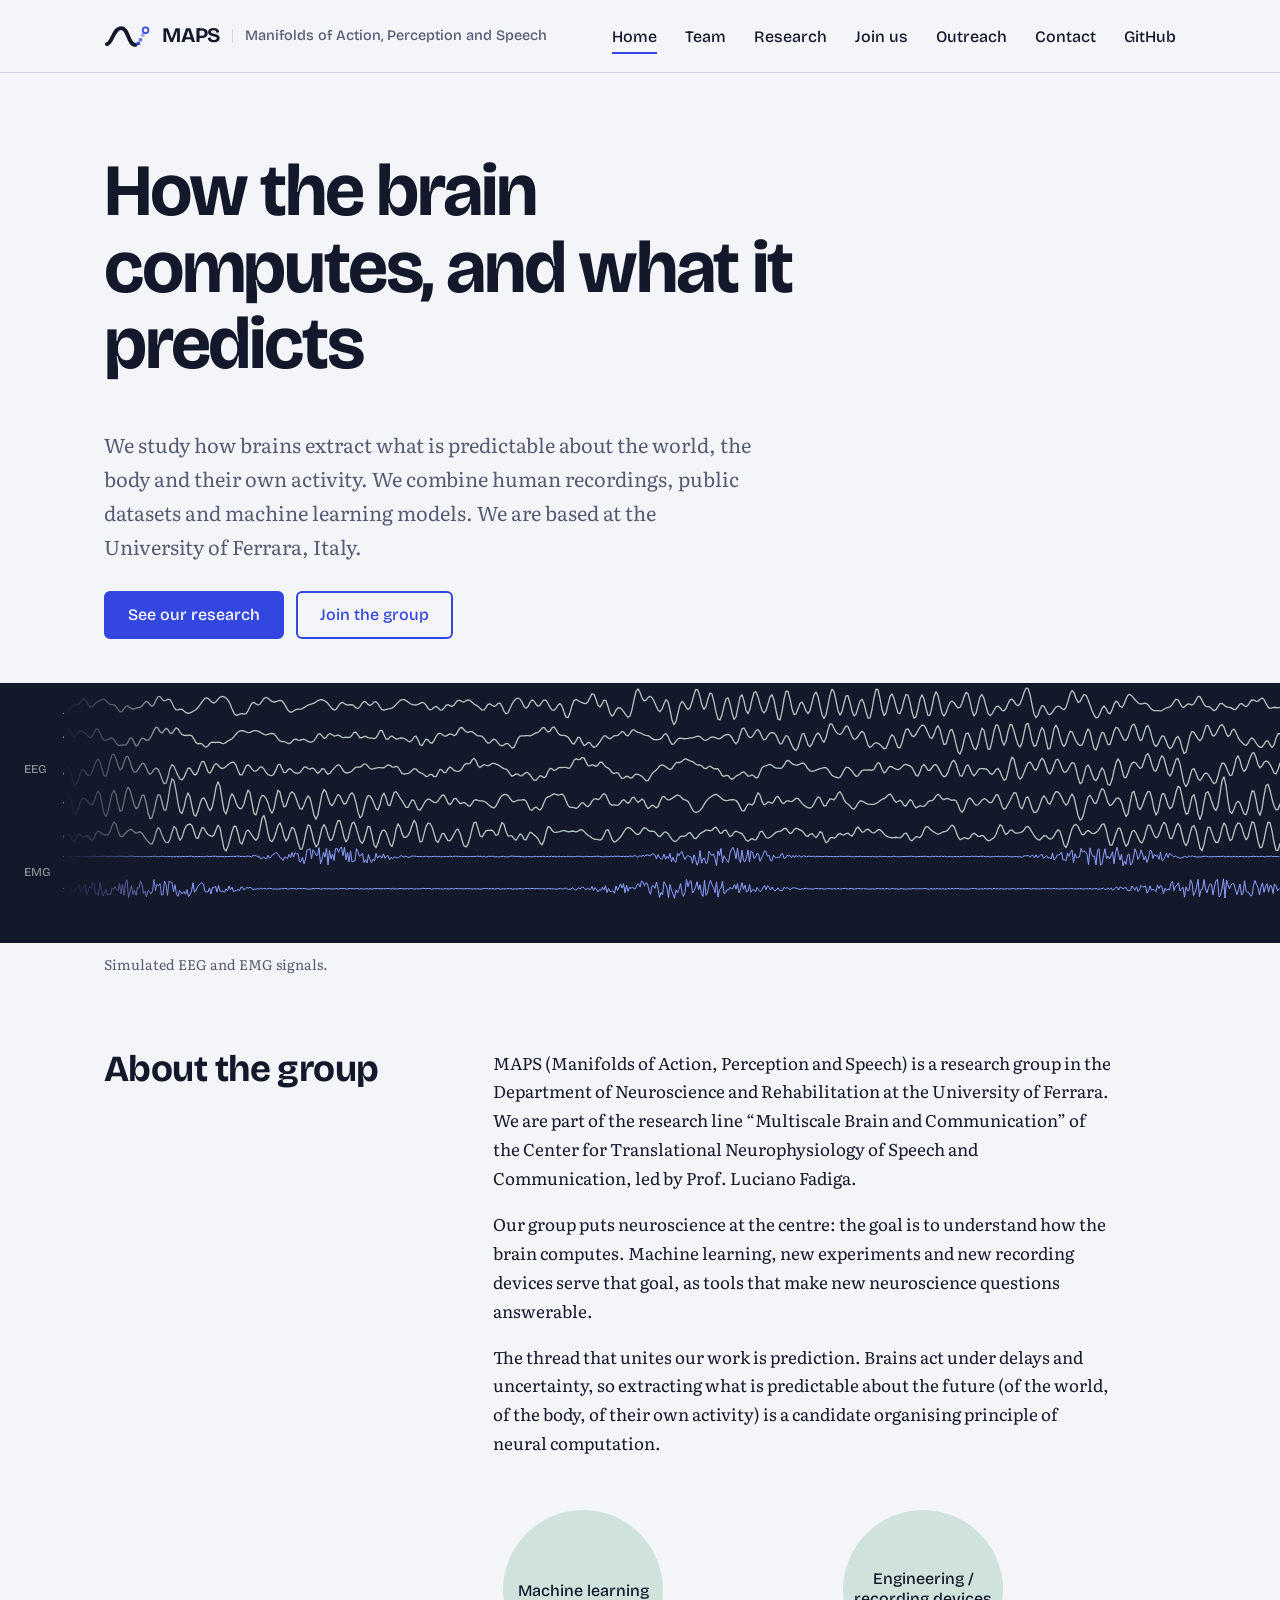
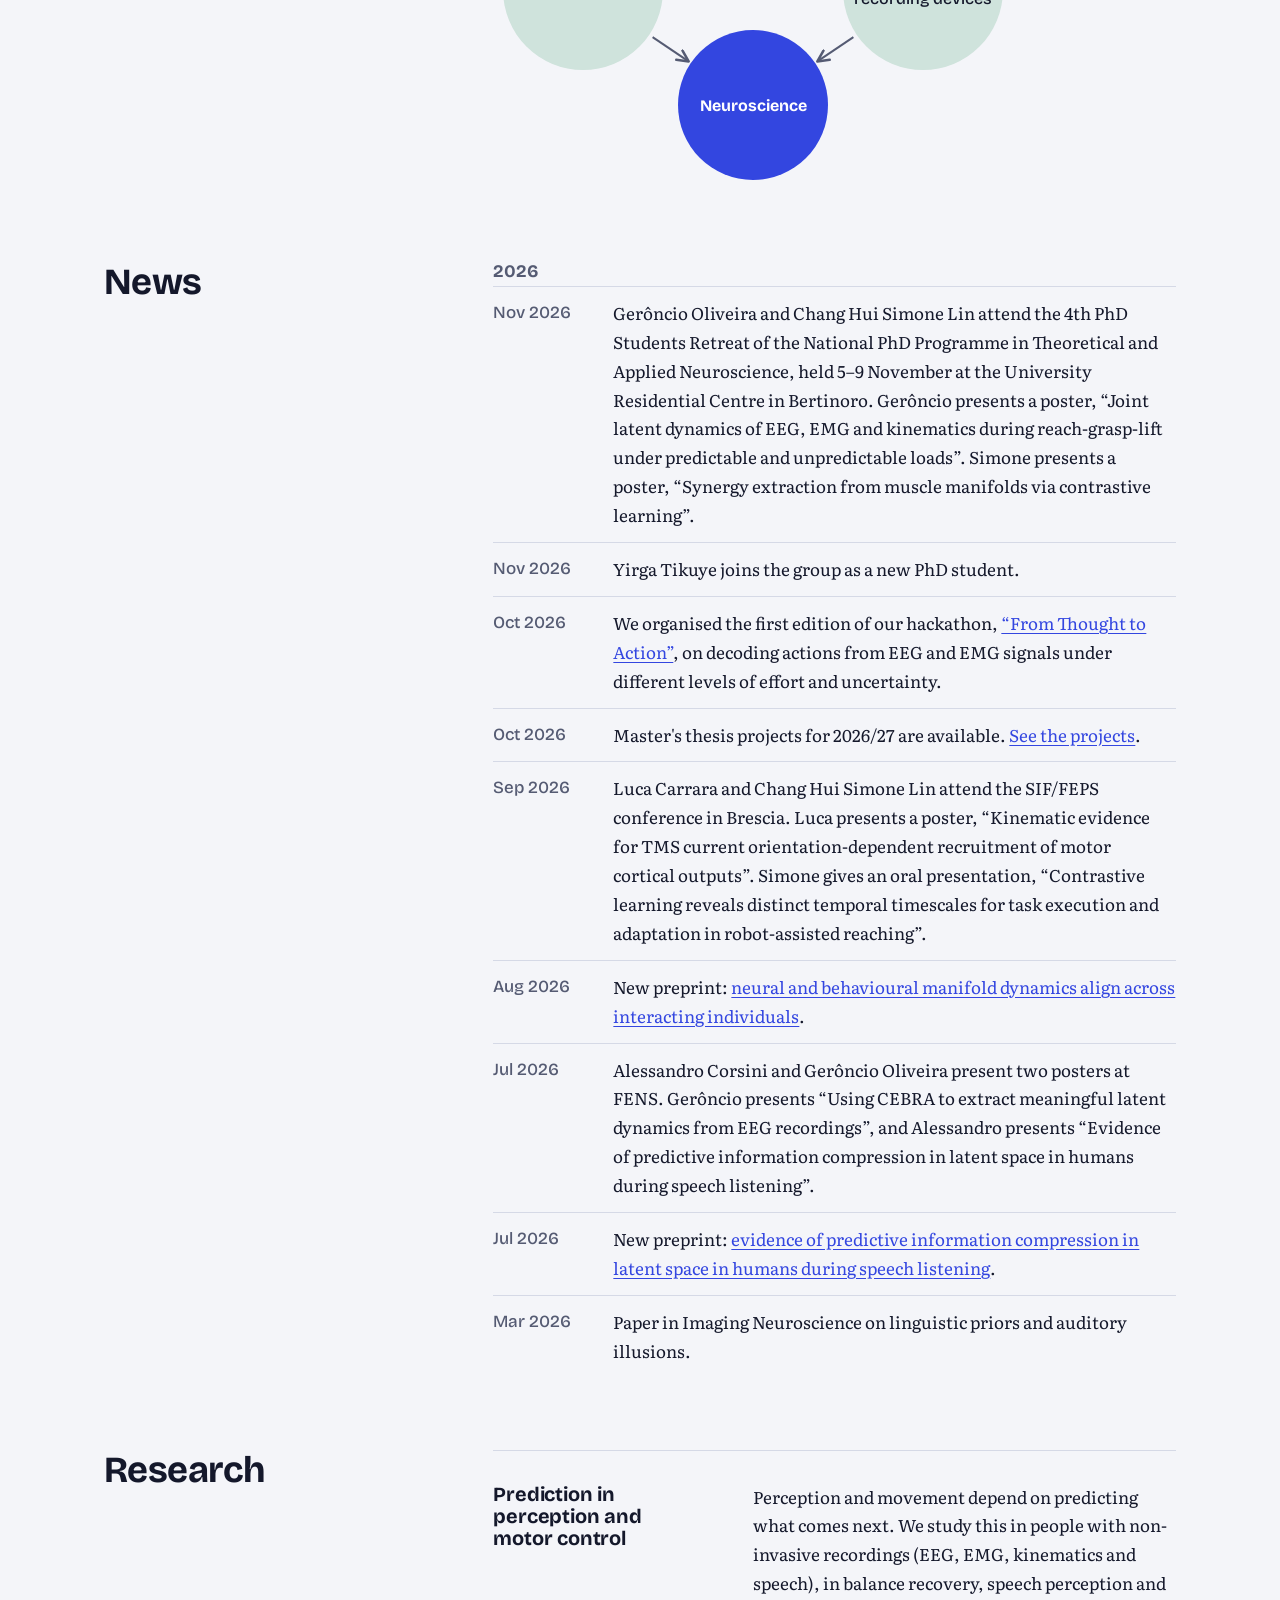
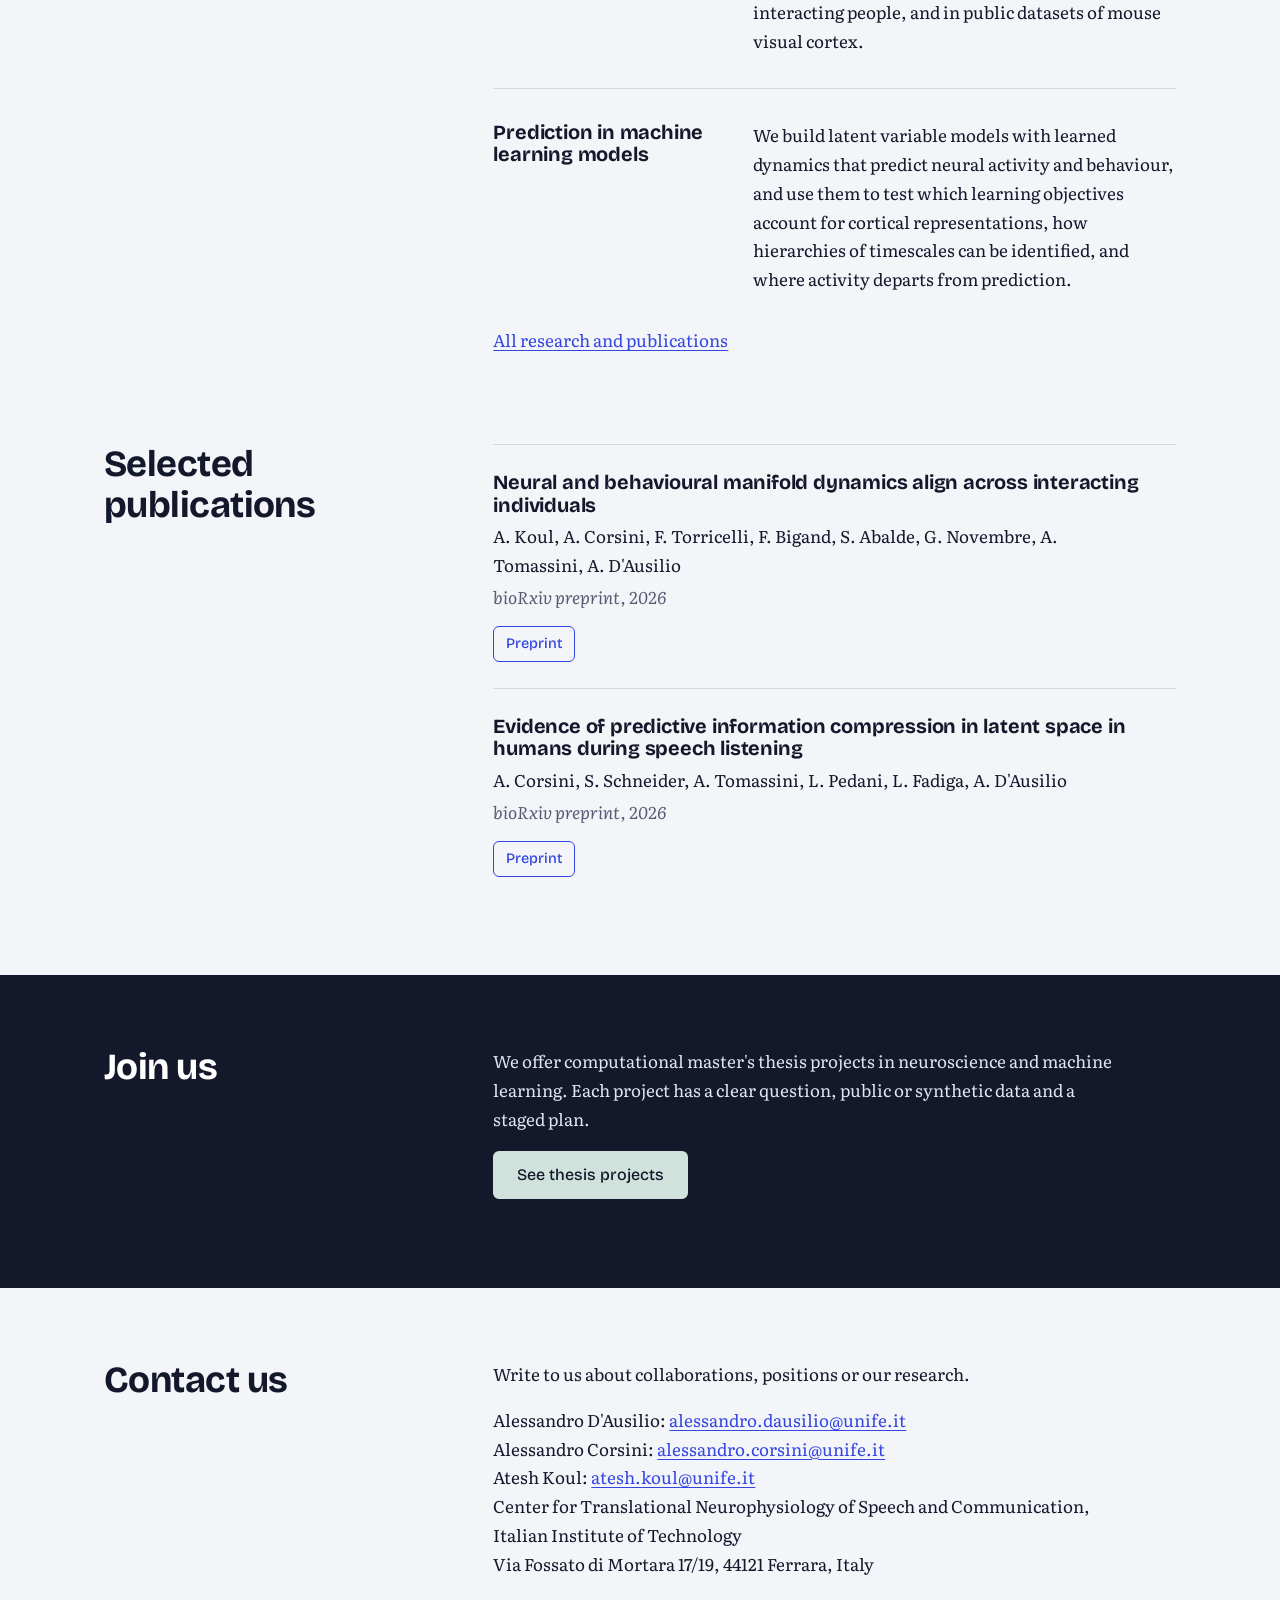
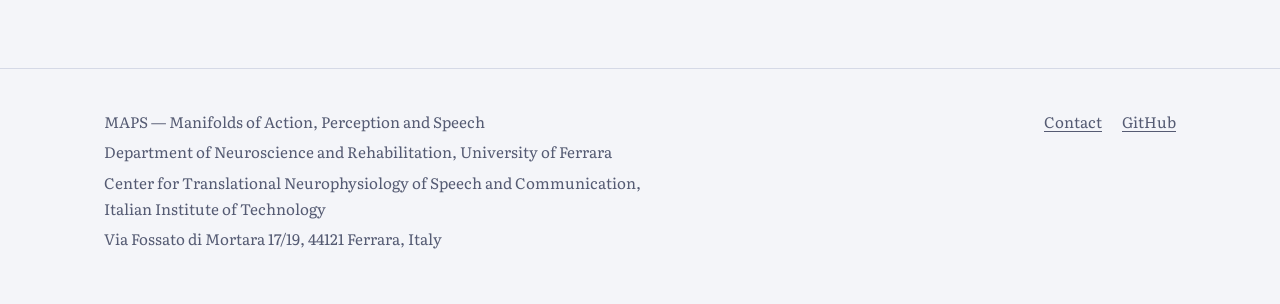
<file: site/index.html>
<!doctype html>
<html lang="en">
<head>
  <meta charset="utf-8">
  <meta name="viewport" content="width=device-width, initial-scale=1">
  <title>MAPS · University of Ferrara</title>
  <meta name="description" content="Research group at the University of Ferrara studying how the brain computes, with prediction as a guiding principle.">
  <link rel="icon" href="assets/favicon.svg" type="image/svg+xml">
  <link rel="preconnect" href="https://fonts.googleapis.com">
  <link rel="preconnect" href="https://fonts.gstatic.com" crossorigin>
  <link rel="stylesheet" href="https://fonts.googleapis.com/css2?family=Bricolage+Grotesque:opsz,wght@12..96,500;12..96,700&family=Literata:ital,opsz,wght@0,7..72,400;0,7..72,600;1,7..72,400&display=swap">
  <link rel="stylesheet" href="assets/css/style.css?v=5">
</head>
<body>
  <a class="skip" href="#main">Skip to content</a>

  <header class="site-header">
    <div class="wrap header-row">
      <a class="brand" href="index.html"><img src="assets/logo-mark.svg" alt="" width="46" height="27"><span>MAPS</span><small>Manifolds of Action, Perception and Speech</small></a>
      <button class="nav-toggle" type="button" aria-expanded="false" aria-controls="site-nav">Menu</button>
      <nav id="site-nav" class="site-nav" aria-label="Main">
        <ul>
          <li><a href="index.html" aria-current="page">Home</a></li>
          <li><a href="team.html">Team</a></li>
          <li><a href="research.html">Research</a></li>
          <li><a href="join.html">Join us</a></li>
          <li><a href="outreach.html">Outreach</a></li>
          <li><a href="contact.html">Contact</a></li>
          <li><a href="https://github.com/ctnsc-unife">GitHub</a></li>
        </ul>
      </nav>
    </div>
  </header>

  <main id="main">
    <section class="hero">
      <div class="wrap">
        <h1>How the brain computes, and what it predicts</h1>
        <p class="lead">We study how brains extract what is predictable about the world, the body and their own activity. We combine human recordings, public datasets and machine learning models. We are based at the University of Ferrara, Italy.</p>
        <div class="hero-actions">
          <a class="btn" href="research.html">See our research</a>
          <a class="btn btn-quiet" href="join.html">Join the group</a>
        </div>
      </div>
    </section>

    <div class="signal-band">
      <canvas id="signals" role="img" aria-label="Animated plot of simulated EEG and EMG signals. The top five traces are EEG channels and the bottom two are EMG channels."></canvas>
    </div>
    <p class="signal-caption">Simulated EEG and EMG signals.</p>

    <section class="section">
      <div class="wrap split">
        <h2>About the group</h2>
        <div>
          <p>MAPS (Manifolds of Action, Perception and Speech) is a research group in the Department of Neuroscience and Rehabilitation at the University of Ferrara. We are part of the research line “Multiscale Brain and Communication” of the Center for Translational Neurophysiology of Speech and Communication, led by Prof. Luciano Fadiga.</p>
          <p>Our group puts neuroscience at the centre: the goal is to understand how the brain computes. Machine learning, new experiments and new recording devices serve that goal, as tools that make new neuroscience questions answerable.</p>
          <p>The thread that unites our work is prediction. Brains act under delays and uncertainty, so extracting what is predictable about the future (of the world, of the body, of their own activity) is a candidate organising principle of neural computation.</p>
          <figure class="diagram" style="color:#555b73">
            <svg viewBox="0 0 520 300" role="img" aria-labelledby="diagram-title">
              <title id="diagram-title">Machine learning and engineering with recording devices both feed into neuroscience, at the centre.</title>
              <defs>
                <marker id="arrowhead" viewBox="0 0 10 10" refX="8" refY="5" markerWidth="7" markerHeight="7" orient="auto-start-reverse">
                  <path d="M1 1 L9 5 L1 9" fill="none" stroke="currentColor" stroke-width="1.8" stroke-linecap="round" stroke-linejoin="round"/>
                </marker>
              </defs>
              <g class="d-arrows" fill="none" stroke="currentColor" stroke-width="2" marker-end="url(#arrowhead)">
                <line x1="159.6" y1="147.1" x2="194.5" y2="170.7"/>
                <line x1="360.4" y1="147.1" x2="325.5" y2="170.7"/>
              </g>
              <circle class="d-side" fill="#cfe3dc" cx="90" cy="100" r="80"/>
              <circle class="d-side" fill="#cfe3dc" cx="430" cy="100" r="80"/>
              <circle class="d-core" fill="#3346e0" cx="260" cy="215" r="75"/>
              <text class="d-label" fill="#14182b" x="90" y="106" text-anchor="middle">Machine learning</text>
              <text class="d-label" fill="#14182b" x="430" y="94" text-anchor="middle">Engineering /</text>
              <text class="d-label" fill="#14182b" x="430" y="114" text-anchor="middle">recording devices</text>
              <text class="d-label d-core-label" fill="#ffffff" font-weight="700" x="260" y="221" text-anchor="middle">Neuroscience</text>
            </svg>
          </figure>
        </div>
      </div>
    </section>

    <section class="section">
      <div class="wrap split">
        <h2>News</h2>
        <div>
                    <h3 class="news-year">2026</h3>
          <ul class="news">
            <li><time datetime="2026-11">Nov 2026</time><p>Gerôncio Oliveira and Chang Hui Simone Lin attend the 4th PhD Students Retreat of the National PhD Programme in Theoretical and Applied Neuroscience, held 5–9 November at the University Residential Centre in Bertinoro. Gerôncio presents a poster, “Joint latent dynamics of EEG, EMG and kinematics during reach-grasp-lift under predictable and unpredictable loads”. Simone presents a poster, “Synergy extraction from muscle manifolds via contrastive learning”.</p></li>
            <li><time datetime="2026-11">Nov 2026</time><p>Yirga Tikuye joins the group as a new PhD student.</p></li>
            <li><time datetime="2026-10">Oct 2026</time><p>We organised the first edition of our hackathon, <a href="outreach.html">“From Thought to Action”</a>, on decoding actions from EEG and EMG signals under different levels of effort and uncertainty.</p></li>
            <li><time datetime="2026-10">Oct 2026</time><p>Master's thesis projects for 2026/27 are available. <a href="join.html">See the projects</a>.</p></li>
            <li><time datetime="2026-09">Sep 2026</time><p>Luca Carrara and Chang Hui Simone Lin attend the SIF/FEPS conference in Brescia. Luca presents a poster, “Kinematic evidence for TMS current orientation-dependent recruitment of motor cortical outputs”. Simone gives an oral presentation, “Contrastive learning reveals distinct temporal timescales for task execution and adaptation in robot-assisted reaching”.</p></li>
            <li><time datetime="2026-08">Aug 2026</time><p>New preprint: <a href="https://www.biorxiv.org/content/10.64898/2026.08.19.745562v1" rel="noopener">neural and behavioural manifold dynamics align across interacting individuals</a>.</p></li>
            <li><time datetime="2026-07">Jul 2026</time><p>Alessandro Corsini and Gerôncio Oliveira present two posters at FENS. Gerôncio presents “Using CEBRA to extract meaningful latent dynamics from EEG recordings”, and Alessandro presents “Evidence of predictive information compression in latent space in humans during speech listening”.</p></li>
            <li><time datetime="2026-07">Jul 2026</time><p>New preprint: <a href="https://www.biorxiv.org/content/10.64898/2026.07.14.738305v1" rel="noopener">evidence of predictive information compression in latent space in humans during speech listening</a>.</p></li>
            <li><time datetime="2026-03">Mar 2026</time><p>Paper in Imaging Neuroscience on linguistic priors and auditory illusions.</p></li>
          </ul>
        </div>
      </div>
    </section>

    <section class="section">
      <div class="wrap split">
        <h2>Research</h2>
        <div>
          <div class="area">
            <h3>Prediction in perception and motor control</h3>
            <p>Perception and movement depend on predicting what comes next. We study this in people with non-invasive recordings (EEG, EMG, kinematics and speech), in balance recovery, speech perception and interacting people, and in public datasets of mouse visual cortex.</p>
          </div>
          <div class="area">
            <h3>Prediction in machine learning models</h3>
            <p>We build latent variable models with learned dynamics that predict neural activity and behaviour, and use them to test which learning objectives account for cortical representations, how hierarchies of timescales can be identified, and where activity departs from prediction.</p>
          </div>
          <p><a href="research.html">All research and publications</a></p>
        </div>
      </div>
    </section>

    <section class="section">
      <div class="wrap split">
        <h2>Selected publications</h2>
        <div>
          <article class="pub">
            <h3>Neural and behavioural manifold dynamics align across interacting individuals</h3>
            <p class="authors">A. Koul, A. Corsini, F. Torricelli, F. Bigand, S. Abalde, G. Novembre, A. Tomassini, A. D'Ausilio</p>
            <p class="venue">bioRxiv preprint, 2026</p>
            <ul class="pub-links">
              <li><a href="https://www.biorxiv.org/content/10.64898/2026.08.19.745562v1" rel="noopener">Preprint</a></li>
            </ul>
          </article>
          <article class="pub">
            <h3>Evidence of predictive information compression in latent space in humans during speech listening</h3>
            <p class="authors">A. Corsini, S. Schneider, A. Tomassini, L. Pedani, L. Fadiga, A. D'Ausilio</p>
            <p class="venue">bioRxiv preprint, 2026</p>
            <ul class="pub-links">
              <li><a href="https://www.biorxiv.org/content/10.64898/2026.07.14.738305v1" rel="noopener">Preprint</a></li>
            </ul>
          </article>
        </div>
      </div>
    </section>

    <section class="band">
      <div class="wrap split">
        <h2>Join us</h2>
        <div>
          <p>We offer computational master's thesis projects in neuroscience and machine learning. Each project has a clear question, public or synthetic data and a staged plan.</p>
          <p><a class="btn" href="join.html">See thesis projects</a></p>
        </div>
      </div>
    </section>
    <section class="section">
      <div class="wrap split">
        <h2>Contact us</h2>
        <div>
          <p>Write to us about collaborations, positions or our research.</p>
          <p>Alessandro D'Ausilio: <a href="mailto:alessandro.dausilio@unife.it">alessandro.dausilio@unife.it</a><br>Alessandro Corsini: <a href="mailto:alessandro.corsini@unife.it">alessandro.corsini@unife.it</a><br>Atesh Koul: <a href="mailto:atesh.koul@unife.it">atesh.koul@unife.it</a><br>Center for Translational Neurophysiology of Speech and Communication, Italian Institute of Technology<br>Via Fossato di Mortara 17/19, 44121 Ferrara, Italy</p>
        </div>
      </div>
    </section>
  </main>

  <footer class="site-footer">
    <div class="wrap footer-row">
      <div>
        <p>MAPS — Manifolds of Action, Perception and Speech</p>
        <p>Department of Neuroscience and Rehabilitation, University of Ferrara</p>
        <p>Center for Translational Neurophysiology of Speech and Communication, Italian Institute of Technology</p>
        <p>Via Fossato di Mortara 17/19, 44121 Ferrara, Italy</p>
      </div>
      <ul>
        <li><a href="contact.html">Contact</a></li>
        <li><a href="https://github.com/ctnsc-unife">GitHub</a></li>
      </ul>
    </div>
  </footer>

  <script src="assets/js/main.js"></script>
  <script src="assets/js/signals.js"></script>
</body>
</html>
</file>
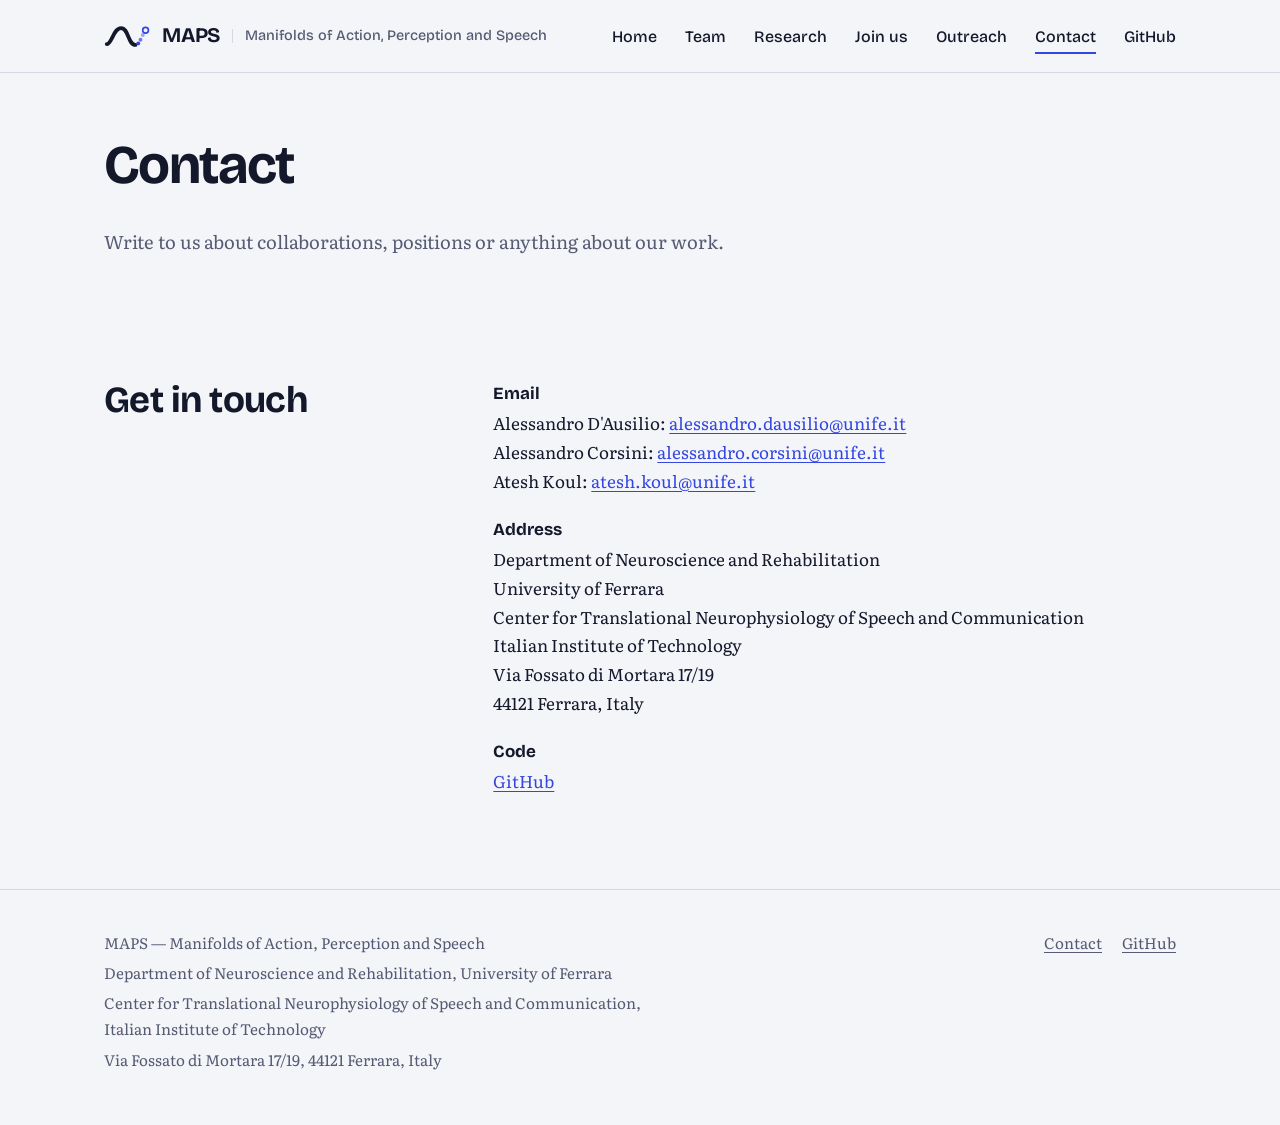
<file: site/contact.html>
<!doctype html>
<html lang="en">
<head>
  <meta charset="utf-8">
  <meta name="viewport" content="width=device-width, initial-scale=1">
  <title>Contact · MAPS</title>
  <meta name="description" content="How to reach MAPS at the University of Ferrara.">
  <link rel="icon" href="assets/favicon.svg" type="image/svg+xml">
  <link rel="preconnect" href="https://fonts.googleapis.com">
  <link rel="preconnect" href="https://fonts.gstatic.com" crossorigin>
  <link rel="stylesheet" href="https://fonts.googleapis.com/css2?family=Bricolage+Grotesque:opsz,wght@12..96,500;12..96,700&family=Literata:ital,opsz,wght@0,7..72,400;0,7..72,600;1,7..72,400&display=swap">
  <link rel="stylesheet" href="assets/css/style.css?v=5">
</head>
<body>
  <a class="skip" href="#main">Skip to content</a>

  <header class="site-header">
    <div class="wrap header-row">
      <a class="brand" href="index.html"><img src="assets/logo-mark.svg" alt="" width="46" height="27"><span>MAPS</span><small>Manifolds of Action, Perception and Speech</small></a>
      <button class="nav-toggle" type="button" aria-expanded="false" aria-controls="site-nav">Menu</button>
      <nav id="site-nav" class="site-nav" aria-label="Main">
        <ul>
          <li><a href="index.html">Home</a></li>
          <li><a href="team.html">Team</a></li>
          <li><a href="research.html">Research</a></li>
          <li><a href="join.html">Join us</a></li>
          <li><a href="outreach.html">Outreach</a></li>
          <li><a href="contact.html" aria-current="page">Contact</a></li>
          <li><a href="https://github.com/ctnsc-unife">GitHub</a></li>
        </ul>
      </nav>
    </div>
  </header>

  <main id="main">
    <section class="page-head">
      <div class="wrap">
        <h1>Contact</h1>
        <p>Write to us about collaborations, positions or anything about our work.</p>
      </div>
    </section>

    <section class="section">
      <div class="wrap split">
        <h2>Get in touch</h2>
        <ul class="contact-list">
          <li><strong>Email</strong>Alessandro D'Ausilio: <a href="mailto:alessandro.dausilio@unife.it">alessandro.dausilio@unife.it</a><br>Alessandro Corsini: <a href="mailto:alessandro.corsini@unife.it">alessandro.corsini@unife.it</a><br>Atesh Koul: <a href="mailto:atesh.koul@unife.it">atesh.koul@unife.it</a></li>
          <li><strong>Address</strong>Department of Neuroscience and Rehabilitation<br>University of Ferrara<br>Center for Translational Neurophysiology of Speech and Communication<br>Italian Institute of Technology<br>Via Fossato di Mortara 17/19<br>44121 Ferrara, Italy</li>
          <li><strong>Code</strong><a href="https://github.com/ctnsc-unife">GitHub</a></li>
        </ul>
      </div>
    </section>
  </main>

  <footer class="site-footer">
    <div class="wrap footer-row">
      <div>
        <p>MAPS — Manifolds of Action, Perception and Speech</p>
        <p>Department of Neuroscience and Rehabilitation, University of Ferrara</p>
        <p>Center for Translational Neurophysiology of Speech and Communication, Italian Institute of Technology</p>
        <p>Via Fossato di Mortara 17/19, 44121 Ferrara, Italy</p>
      </div>
      <ul>
        <li><a href="contact.html">Contact</a></li>
        <li><a href="https://github.com/ctnsc-unife">GitHub</a></li>
      </ul>
    </div>
  </footer>

  <script src="assets/js/main.js"></script>
</body>
</html>
</file>
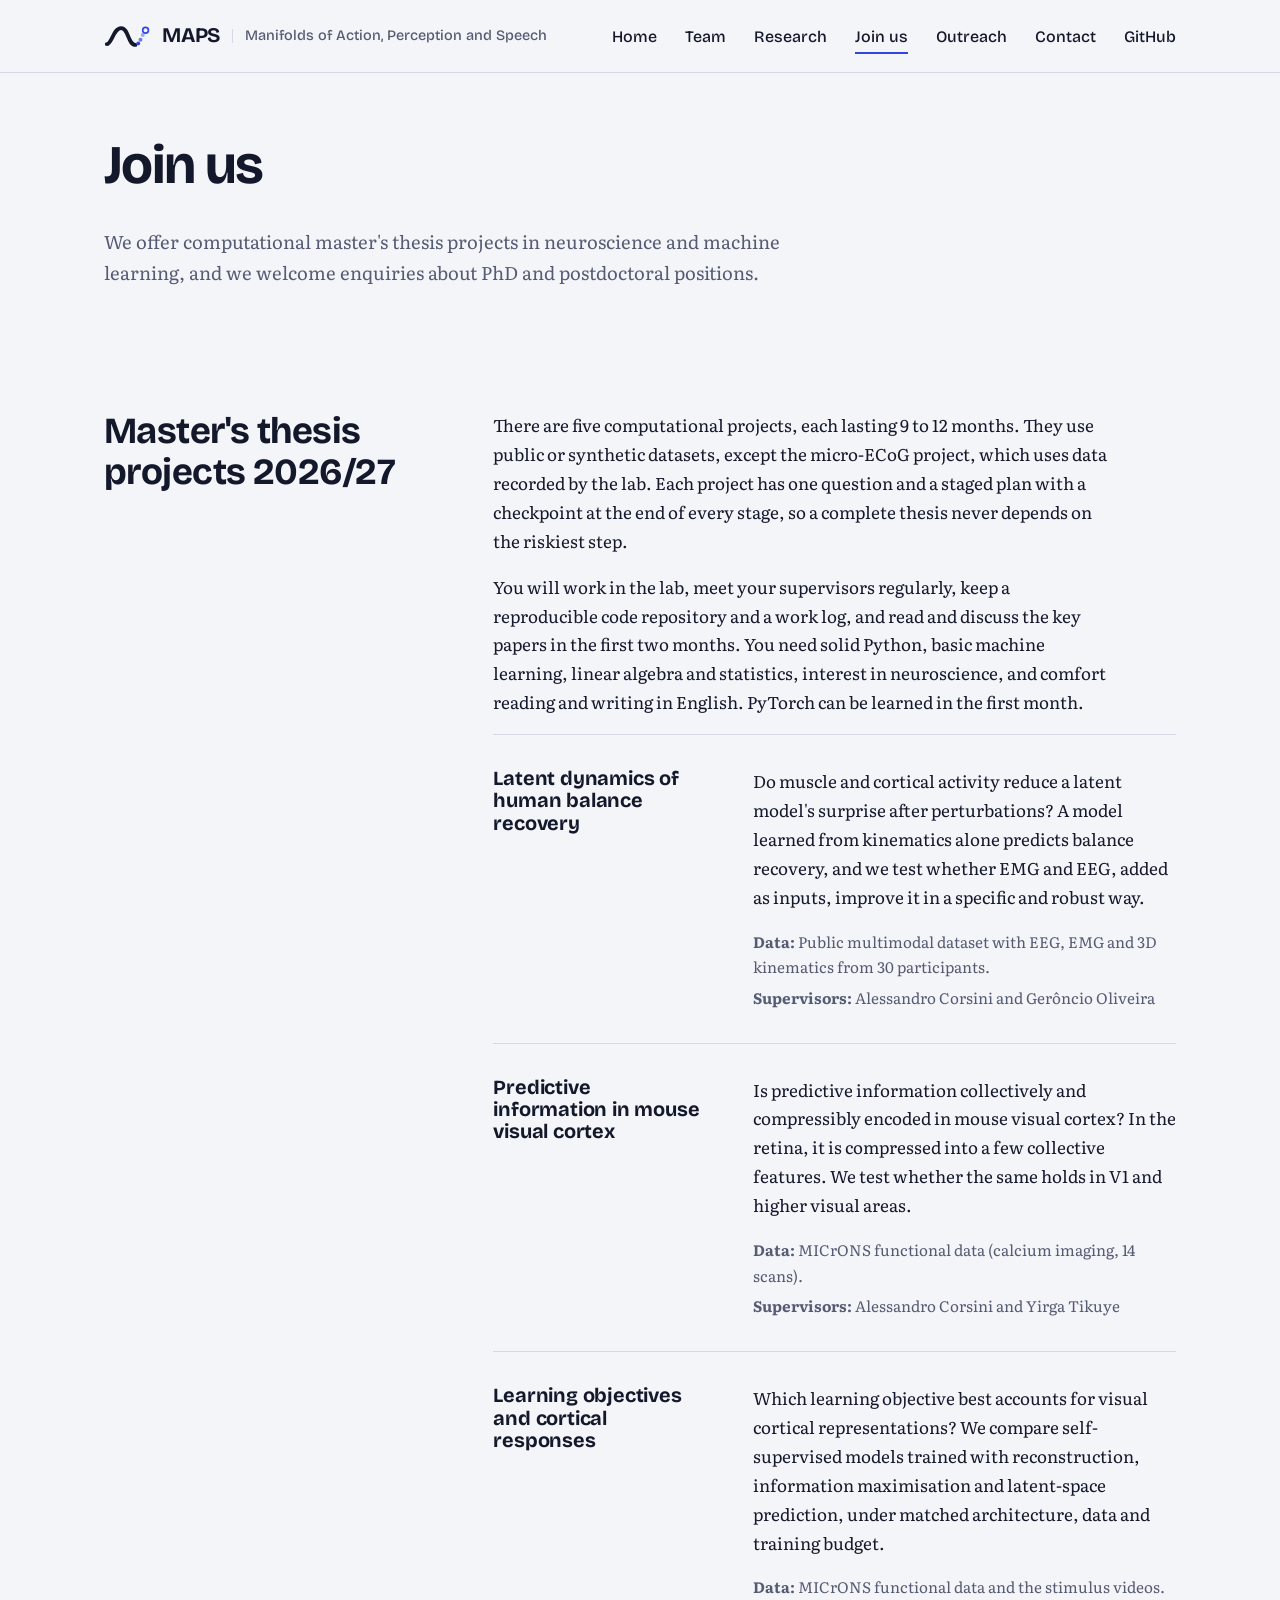
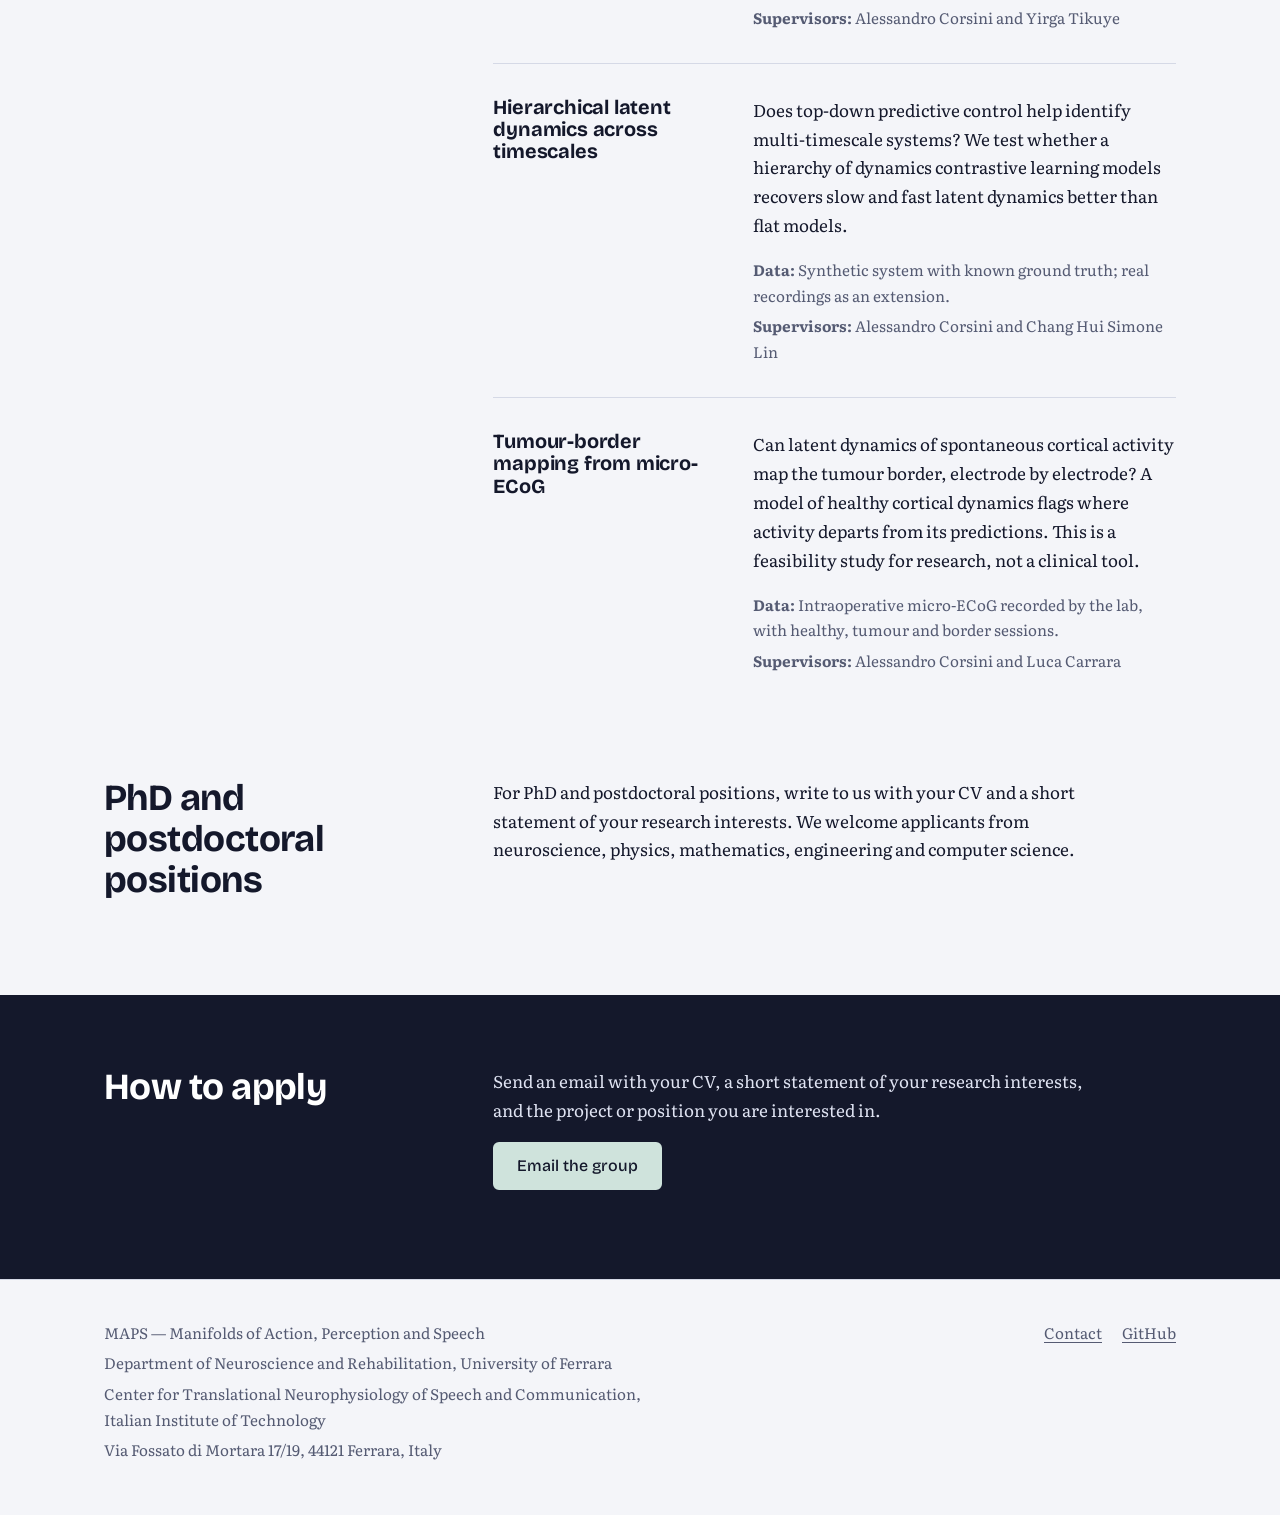
<file: site/join.html>
<!doctype html>
<html lang="en">
<head>
  <meta charset="utf-8">
  <meta name="viewport" content="width=device-width, initial-scale=1">
  <title>Join us · MAPS</title>
  <meta name="description" content="Open positions and how to apply to MAPS at the University of Ferrara.">
  <link rel="icon" href="assets/favicon.svg" type="image/svg+xml">
  <link rel="preconnect" href="https://fonts.googleapis.com">
  <link rel="preconnect" href="https://fonts.gstatic.com" crossorigin>
  <link rel="stylesheet" href="https://fonts.googleapis.com/css2?family=Bricolage+Grotesque:opsz,wght@12..96,500;12..96,700&family=Literata:ital,opsz,wght@0,7..72,400;0,7..72,600;1,7..72,400&display=swap">
  <link rel="stylesheet" href="assets/css/style.css?v=5">
</head>
<body>
  <a class="skip" href="#main">Skip to content</a>

  <header class="site-header">
    <div class="wrap header-row">
      <a class="brand" href="index.html"><img src="assets/logo-mark.svg" alt="" width="46" height="27"><span>MAPS</span><small>Manifolds of Action, Perception and Speech</small></a>
      <button class="nav-toggle" type="button" aria-expanded="false" aria-controls="site-nav">Menu</button>
      <nav id="site-nav" class="site-nav" aria-label="Main">
        <ul>
          <li><a href="index.html">Home</a></li>
          <li><a href="team.html">Team</a></li>
          <li><a href="research.html">Research</a></li>
          <li><a href="join.html" aria-current="page">Join us</a></li>
          <li><a href="outreach.html">Outreach</a></li>
          <li><a href="contact.html">Contact</a></li>
          <li><a href="https://github.com/ctnsc-unife">GitHub</a></li>
        </ul>
      </nav>
    </div>
  </header>

  <main id="main">
    <section class="page-head">
      <div class="wrap">
        <h1>Join us</h1>
        <p>We offer computational master's thesis projects in neuroscience and machine learning, and we welcome enquiries about PhD and postdoctoral positions.</p>
      </div>
    </section>

    <section class="section">
      <div class="wrap split">
        <h2>Master's thesis projects 2026/27</h2>
        <div>
          <p>There are five computational projects, each lasting 9 to 12 months. They use public or synthetic datasets, except the micro-ECoG project, which uses data recorded by the lab. Each project has one question and a staged plan with a checkpoint at the end of every stage, so a complete thesis never depends on the riskiest step.</p>
          <p>You will work in the lab, meet your supervisors regularly, keep a reproducible code repository and a work log, and read and discuss the key papers in the first two months. You need solid Python, basic machine learning, linear algebra and statistics, interest in neuroscience, and comfort reading and writing in English. PyTorch can be learned in the first month.</p>
          <div class="area">
            <h3>Latent dynamics of human balance recovery</h3>
            <div>
              <p>Do muscle and cortical activity reduce a latent model's surprise after perturbations? A model learned from kinematics alone predicts balance recovery, and we test whether EMG and EEG, added as inputs, improve it in a specific and robust way.</p>
              <p class="meta"><strong>Data:</strong> Public multimodal dataset with EEG, EMG and 3D kinematics from 30 participants.</p>
              <p class="meta"><strong>Supervisors:</strong> Alessandro Corsini and Gerôncio Oliveira</p>
            </div>
          </div>
          <div class="area">
            <h3>Predictive information in mouse visual cortex</h3>
            <div>
              <p>Is predictive information collectively and compressibly encoded in mouse visual cortex? In the retina, it is compressed into a few collective features. We test whether the same holds in V1 and higher visual areas.</p>
              <p class="meta"><strong>Data:</strong> MICrONS functional data (calcium imaging, 14 scans).</p>
              <p class="meta"><strong>Supervisors:</strong> Alessandro Corsini and Yirga Tikuye</p>
            </div>
          </div>
          <div class="area">
            <h3>Learning objectives and cortical responses</h3>
            <div>
              <p>Which learning objective best accounts for visual cortical representations? We compare self-supervised models trained with reconstruction, information maximisation and latent-space prediction, under matched architecture, data and training budget.</p>
              <p class="meta"><strong>Data:</strong> MICrONS functional data and the stimulus videos.</p>
              <p class="meta"><strong>Supervisors:</strong> Alessandro Corsini and Yirga Tikuye</p>
            </div>
          </div>
          <div class="area">
            <h3>Hierarchical latent dynamics across timescales</h3>
            <div>
              <p>Does top-down predictive control help identify multi-timescale systems? We test whether a hierarchy of dynamics contrastive learning models recovers slow and fast latent dynamics better than flat models.</p>
              <p class="meta"><strong>Data:</strong> Synthetic system with known ground truth; real recordings as an extension.</p>
              <p class="meta"><strong>Supervisors:</strong> Alessandro Corsini and Chang Hui Simone Lin</p>
            </div>
          </div>
          <div class="area">
            <h3>Tumour-border mapping from micro-ECoG</h3>
            <div>
              <p>Can latent dynamics of spontaneous cortical activity map the tumour border, electrode by electrode? A model of healthy cortical dynamics flags where activity departs from its predictions. This is a feasibility study for research, not a clinical tool.</p>
              <p class="meta"><strong>Data:</strong> Intraoperative micro-ECoG recorded by the lab, with healthy, tumour and border sessions.</p>
              <p class="meta"><strong>Supervisors:</strong> Alessandro Corsini and Luca Carrara</p>
            </div>
          </div>
        </div>
      </div>
    </section>

    <section class="section">
      <div class="wrap split prose">
        <h2>PhD and postdoctoral positions</h2>
        <div>
          <p>For PhD and postdoctoral positions, write to us with your CV and a short statement of your research interests. We welcome applicants from neuroscience, physics, mathematics, engineering and computer science.</p>
        </div>
      </div>
    </section>

    <section class="band">
      <div class="wrap split">
        <h2>How to apply</h2>
        <div>
          <p>Send an email with your CV, a short statement of your research interests, and the project or position you are interested in.</p>
          <p><a class="btn" href="mailto:alessandro.dausilio@unife.it,alessandro.corsini@unife.it,atesh.koul@unife.it">Email the group</a></p>
        </div>
      </div>
    </section>
  </main>

  <footer class="site-footer">
    <div class="wrap footer-row">
      <div>
        <p>MAPS — Manifolds of Action, Perception and Speech</p>
        <p>Department of Neuroscience and Rehabilitation, University of Ferrara</p>
        <p>Center for Translational Neurophysiology of Speech and Communication, Italian Institute of Technology</p>
        <p>Via Fossato di Mortara 17/19, 44121 Ferrara, Italy</p>
      </div>
      <ul>
        <li><a href="contact.html">Contact</a></li>
        <li><a href="https://github.com/ctnsc-unife">GitHub</a></li>
      </ul>
    </div>
  </footer>

  <script src="assets/js/main.js"></script>
</body>
</html>
</file>
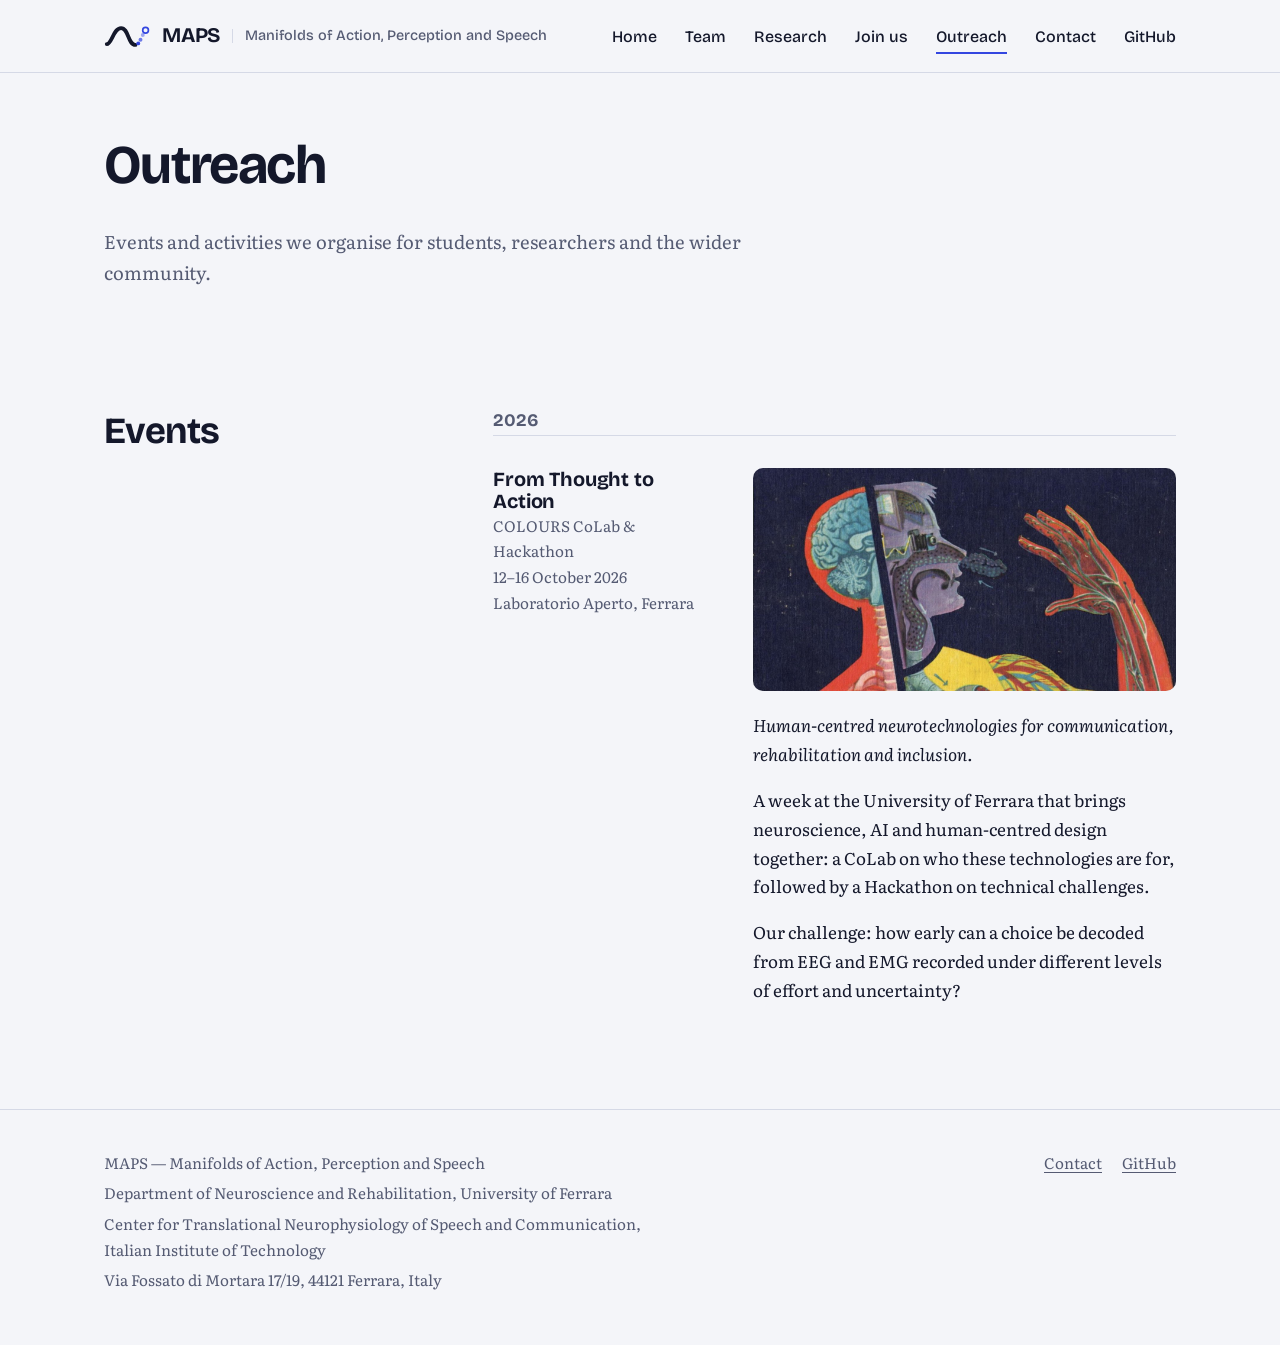
<file: site/outreach.html>
<!doctype html>
<html lang="en">
<head>
  <meta charset="utf-8">
  <meta name="viewport" content="width=device-width, initial-scale=1">
  <title>Outreach · MAPS</title>
  <meta name="description" content="Events and public activities organised by MAPS.">
  <link rel="icon" href="assets/favicon.svg" type="image/svg+xml">
  <link rel="preconnect" href="https://fonts.googleapis.com">
  <link rel="preconnect" href="https://fonts.gstatic.com" crossorigin>
  <link rel="stylesheet" href="https://fonts.googleapis.com/css2?family=Bricolage+Grotesque:opsz,wght@12..96,500;12..96,700&family=Literata:ital,opsz,wght@0,7..72,400;0,7..72,600;1,7..72,400&display=swap">
  <link rel="stylesheet" href="assets/css/style.css?v=5">
</head>
<body>
  <a class="skip" href="#main">Skip to content</a>

  <header class="site-header">
    <div class="wrap header-row">
      <a class="brand" href="index.html"><img src="assets/logo-mark.svg" alt="" width="46" height="27"><span>MAPS</span><small>Manifolds of Action, Perception and Speech</small></a>
      <button class="nav-toggle" type="button" aria-expanded="false" aria-controls="site-nav">Menu</button>
      <nav id="site-nav" class="site-nav" aria-label="Main">
        <ul>
          <li><a href="index.html">Home</a></li>
          <li><a href="team.html">Team</a></li>
          <li><a href="research.html">Research</a></li>
          <li><a href="join.html">Join us</a></li>
          <li><a href="outreach.html" aria-current="page">Outreach</a></li>
          <li><a href="contact.html">Contact</a></li>
          <li><a href="https://github.com/ctnsc-unife">GitHub</a></li>
        </ul>
      </nav>
    </div>
  </header>

  <main id="main">
    <section class="page-head">
      <div class="wrap">
        <h1>Outreach</h1>
        <p>Events and activities we organise for students, researchers and the wider community.</p>
      </div>
    </section>

    <section class="section">
      <div class="wrap split">
        <h2>Events</h2>
        <div>
          <h3 class="news-year">2026</h3>
          <div class="area">
            <div>
              <h3>From Thought to Action</h3>
              <p class="meta">COLOURS CoLab &amp; Hackathon<br>12–16 October 2026<br>Laboratorio Aperto, Ferrara</p>
            </div>
            <div>
              <img class="event-img" style="display:block;width:100%;height:auto;aspect-ratio:1430/754;object-fit:cover;border-radius:10px;margin-bottom:20px" src="assets/events/from-thought-to-action.jpg" alt="Vintage illustration of a human head and arm in cross-section, showing the brain, the vocal tract and the muscles of the hand" width="1430" height="754" loading="lazy">
              <p><em>Human-centred neurotechnologies for communication, rehabilitation and inclusion.</em></p>
              <p>A week at the University of Ferrara that brings neuroscience, AI and human-centred design together: a CoLab on who these technologies are for, followed by a Hackathon on technical challenges.</p>
              <p>Our challenge: how early can a choice be decoded from EEG and EMG recorded under different levels of effort and uncertainty?</p>
            </div>
          </div>
        </div>
      </div>
    </section>
  </main>

  <footer class="site-footer">
    <div class="wrap footer-row">
      <div>
        <p>MAPS — Manifolds of Action, Perception and Speech</p>
        <p>Department of Neuroscience and Rehabilitation, University of Ferrara</p>
        <p>Center for Translational Neurophysiology of Speech and Communication, Italian Institute of Technology</p>
        <p>Via Fossato di Mortara 17/19, 44121 Ferrara, Italy</p>
      </div>
      <ul>
        <li><a href="contact.html">Contact</a></li>
        <li><a href="https://github.com/ctnsc-unife">GitHub</a></li>
      </ul>
    </div>
  </footer>

  <script src="assets/js/main.js"></script>
</body>
</html>
</file>
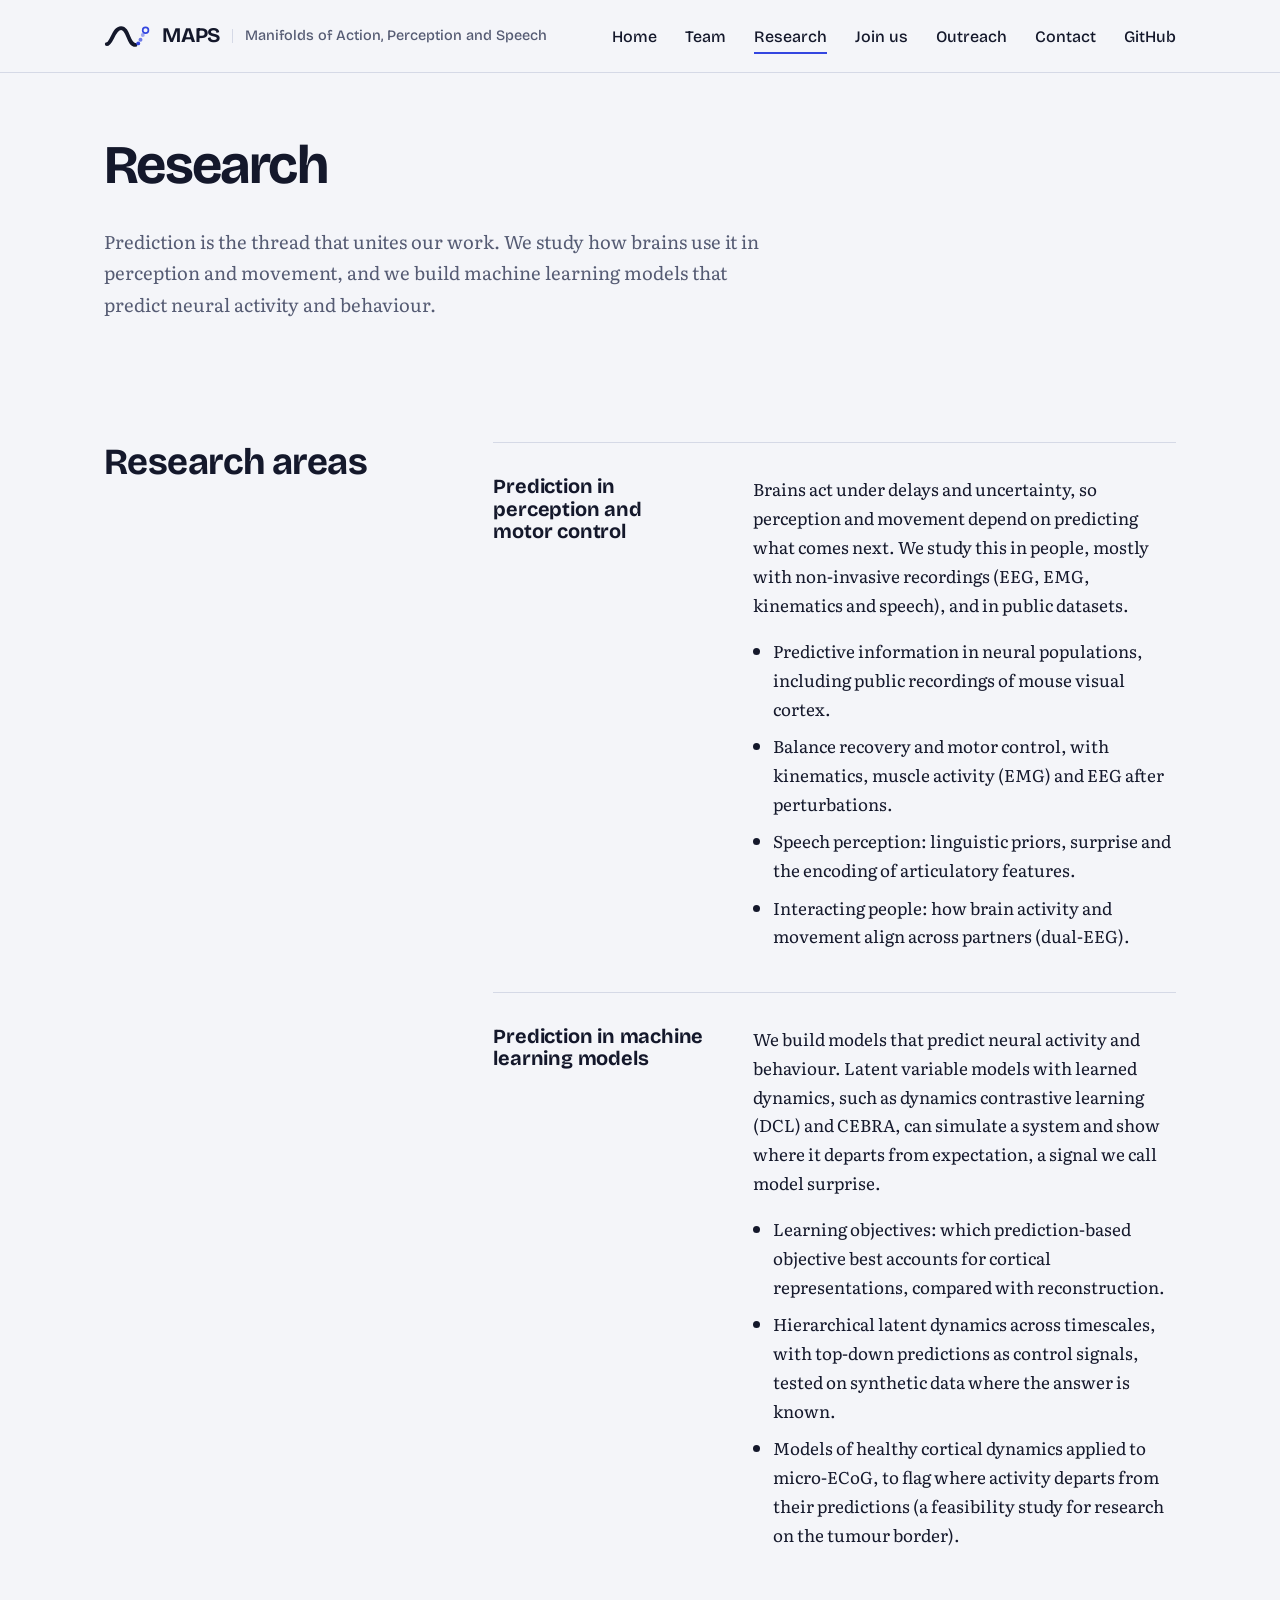
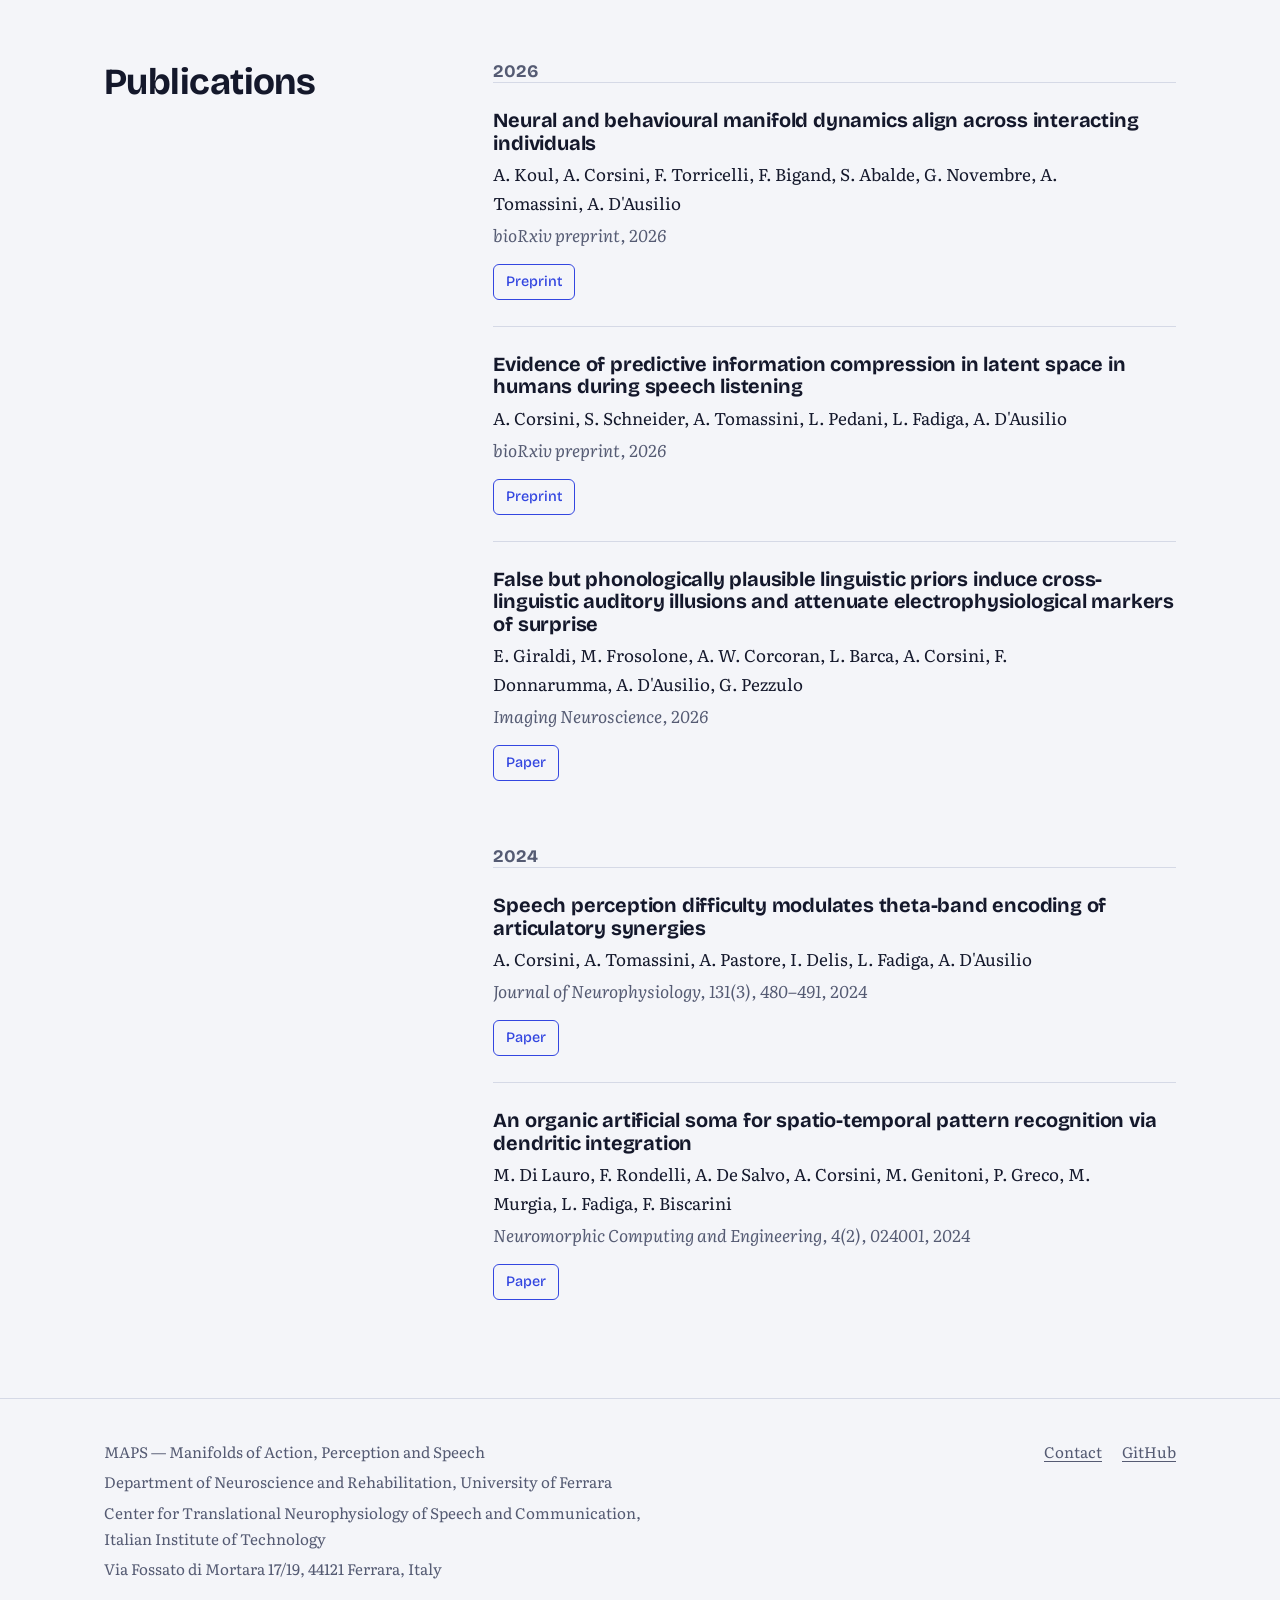
<file: site/research.html>
<!doctype html>
<html lang="en">
<head>
  <meta charset="utf-8">
  <meta name="viewport" content="width=device-width, initial-scale=1">
  <title>Research · MAPS</title>
  <meta name="description" content="Research areas and publications of MAPS at the University of Ferrara.">
  <link rel="icon" href="assets/favicon.svg" type="image/svg+xml">
  <link rel="preconnect" href="https://fonts.googleapis.com">
  <link rel="preconnect" href="https://fonts.gstatic.com" crossorigin>
  <link rel="stylesheet" href="https://fonts.googleapis.com/css2?family=Bricolage+Grotesque:opsz,wght@12..96,500;12..96,700&family=Literata:ital,opsz,wght@0,7..72,400;0,7..72,600;1,7..72,400&display=swap">
  <link rel="stylesheet" href="assets/css/style.css?v=5">
</head>
<body>
  <a class="skip" href="#main">Skip to content</a>

  <header class="site-header">
    <div class="wrap header-row">
      <a class="brand" href="index.html"><img src="assets/logo-mark.svg" alt="" width="46" height="27"><span>MAPS</span><small>Manifolds of Action, Perception and Speech</small></a>
      <button class="nav-toggle" type="button" aria-expanded="false" aria-controls="site-nav">Menu</button>
      <nav id="site-nav" class="site-nav" aria-label="Main">
        <ul>
          <li><a href="index.html">Home</a></li>
          <li><a href="team.html">Team</a></li>
          <li><a href="research.html" aria-current="page">Research</a></li>
          <li><a href="join.html">Join us</a></li>
          <li><a href="outreach.html">Outreach</a></li>
          <li><a href="contact.html">Contact</a></li>
          <li><a href="https://github.com/ctnsc-unife">GitHub</a></li>
        </ul>
      </nav>
    </div>
  </header>

  <main id="main">
    <section class="page-head">
      <div class="wrap">
        <h1>Research</h1>
        <p>Prediction is the thread that unites our work. We study how brains use it in perception and movement, and we build machine learning models that predict neural activity and behaviour.</p>
      </div>
    </section>

    <section class="section">
      <div class="wrap split">
        <h2>Research areas</h2>
        <div>
          <div class="area">
            <div>
              <h3>Prediction in perception and motor control</h3>
            </div>
            <div>
              <p>Brains act under delays and uncertainty, so perception and movement depend on predicting what comes next. We study this in people, mostly with non-invasive recordings (EEG, EMG, kinematics and speech), and in public datasets.</p>
              <ul>
              <li>Predictive information in neural populations, including public recordings of mouse visual cortex.</li>
              <li>Balance recovery and motor control, with kinematics, muscle activity (EMG) and EEG after perturbations.</li>
              <li>Speech perception: linguistic priors, surprise and the encoding of articulatory features.</li>
              <li>Interacting people: how brain activity and movement align across partners (dual-EEG).</li>
              </ul>
            </div>
          </div>
          <div class="area">
            <div>
              <h3>Prediction in machine learning models</h3>
            </div>
            <div>
              <p>We build models that predict neural activity and behaviour. Latent variable models with learned dynamics, such as dynamics contrastive learning (DCL) and CEBRA, can simulate a system and show where it departs from expectation, a signal we call model surprise.</p>
              <ul>
              <li>Learning objectives: which prediction-based objective best accounts for cortical representations, compared with reconstruction.</li>
              <li>Hierarchical latent dynamics across timescales, with top-down predictions as control signals, tested on synthetic data where the answer is known.</li>
              <li>Models of healthy cortical dynamics applied to micro-ECoG, to flag where activity departs from their predictions (a feasibility study for research on the tumour border).</li>
              </ul>
            </div>
          </div>
        </div>
      </div>
    </section>

    <section class="section">
      <div class="wrap split">
        <h2>Publications</h2>
        <div>
          <h3 class="year-heading" style="margin-top:0">2026</h3>
          <article class="pub">
            <h3>Neural and behavioural manifold dynamics align across interacting individuals</h3>
            <p class="authors">A. Koul, A. Corsini, F. Torricelli, F. Bigand, S. Abalde, G. Novembre, A. Tomassini, A. D'Ausilio</p>
            <p class="venue">bioRxiv preprint, 2026</p>
            <ul class="pub-links">
              <li><a href="https://www.biorxiv.org/content/10.64898/2026.08.19.745562v1" rel="noopener">Preprint</a></li>
            </ul>
          </article>
          <article class="pub">
            <h3>Evidence of predictive information compression in latent space in humans during speech listening</h3>
            <p class="authors">A. Corsini, S. Schneider, A. Tomassini, L. Pedani, L. Fadiga, A. D'Ausilio</p>
            <p class="venue">bioRxiv preprint, 2026</p>
            <ul class="pub-links">
              <li><a href="https://www.biorxiv.org/content/10.64898/2026.07.14.738305v1" rel="noopener">Preprint</a></li>
            </ul>
          </article>
          <article class="pub">
            <h3>False but phonologically plausible linguistic priors induce cross-linguistic auditory illusions and attenuate electrophysiological markers of surprise</h3>
            <p class="authors">E. Giraldi, M. Frosolone, A. W. Corcoran, L. Barca, A. Corsini, F. Donnarumma, A. D'Ausilio, G. Pezzulo</p>
            <p class="venue">Imaging Neuroscience, 2026</p>
            <ul class="pub-links">
              <li><a href="https://doi.org/10.1162/imag.a.1178" rel="noopener">Paper</a></li>
            </ul>
          </article>
          <h3 class="year-heading">2024</h3>
          <article class="pub">
            <h3>Speech perception difficulty modulates theta-band encoding of articulatory synergies</h3>
            <p class="authors">A. Corsini, A. Tomassini, A. Pastore, I. Delis, L. Fadiga, A. D'Ausilio</p>
            <p class="venue">Journal of Neurophysiology, 131(3), 480–491, 2024</p>
            <ul class="pub-links">
              <li><a href="https://doi.org/10.1152/jn.00388.2023" rel="noopener">Paper</a></li>
            </ul>
          </article>
          <article class="pub">
            <h3>An organic artificial soma for spatio-temporal pattern recognition via dendritic integration</h3>
            <p class="authors">M. Di Lauro, F. Rondelli, A. De Salvo, A. Corsini, M. Genitoni, P. Greco, M. Murgia, L. Fadiga, F. Biscarini</p>
            <p class="venue">Neuromorphic Computing and Engineering, 4(2), 024001, 2024</p>
            <ul class="pub-links">
              <li><a href="https://doi.org/10.1088/2634-4386/ad3a96" rel="noopener">Paper</a></li>
            </ul>
          </article>
        </div>
      </div>
    </section>
  </main>

  <footer class="site-footer">
    <div class="wrap footer-row">
      <div>
        <p>MAPS — Manifolds of Action, Perception and Speech</p>
        <p>Department of Neuroscience and Rehabilitation, University of Ferrara</p>
        <p>Center for Translational Neurophysiology of Speech and Communication, Italian Institute of Technology</p>
        <p>Via Fossato di Mortara 17/19, 44121 Ferrara, Italy</p>
      </div>
      <ul>
        <li><a href="contact.html">Contact</a></li>
        <li><a href="https://github.com/ctnsc-unife">GitHub</a></li>
      </ul>
    </div>
  </footer>

  <script src="assets/js/main.js"></script>
</body>
</html>
</file>
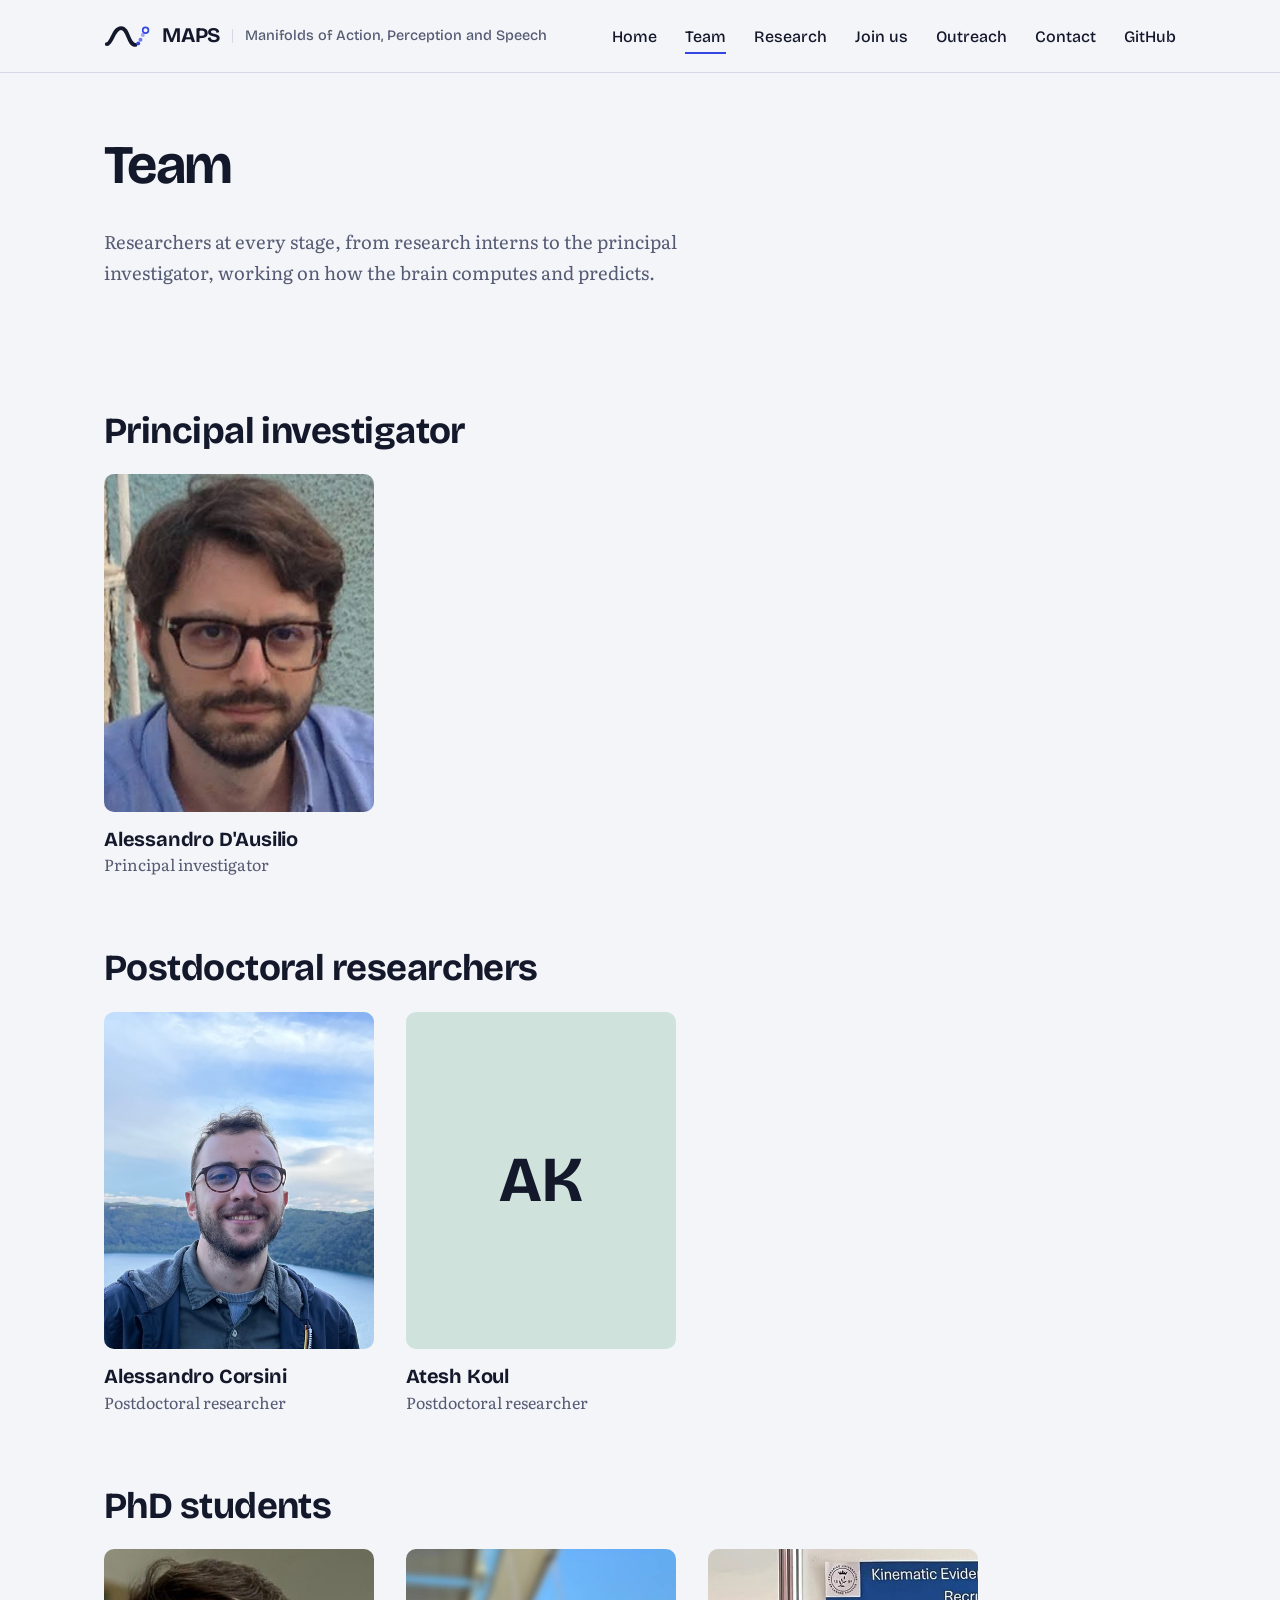
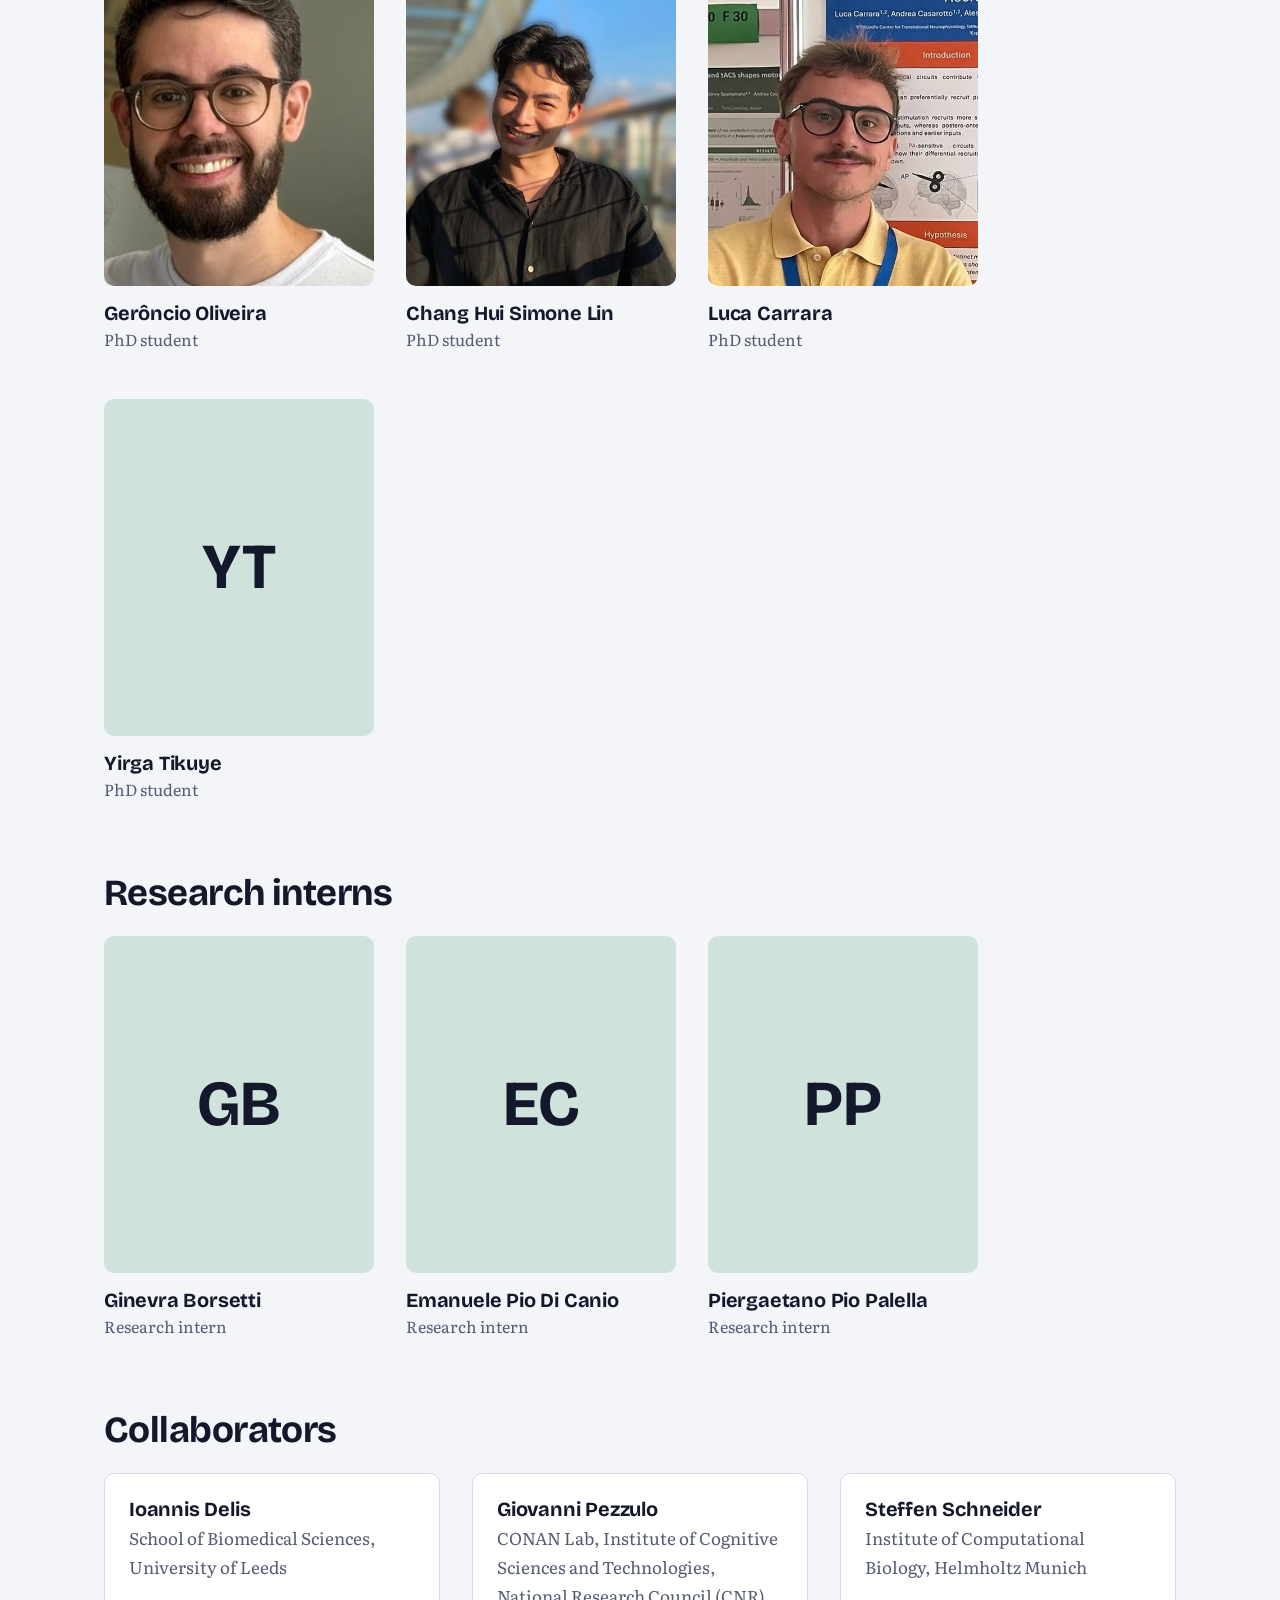
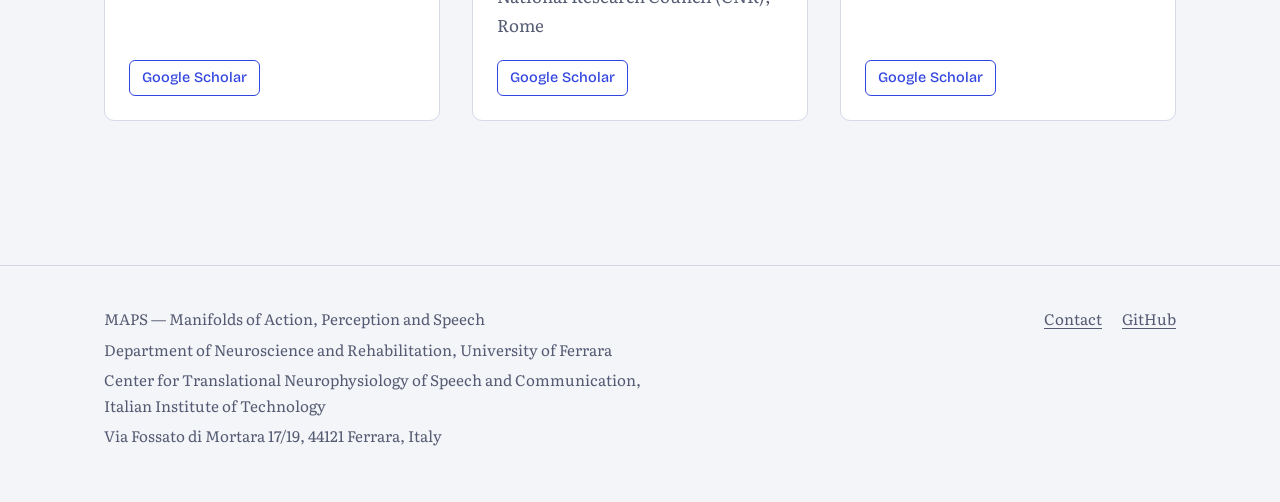
<file: site/team.html>
<!doctype html>
<html lang="en">
<head>
  <meta charset="utf-8">
  <meta name="viewport" content="width=device-width, initial-scale=1">
  <title>Team · MAPS</title>
  <meta name="description" content="The people of MAPS at the University of Ferrara.">
  <link rel="icon" href="assets/favicon.svg" type="image/svg+xml">
  <link rel="preconnect" href="https://fonts.googleapis.com">
  <link rel="preconnect" href="https://fonts.gstatic.com" crossorigin>
  <link rel="stylesheet" href="https://fonts.googleapis.com/css2?family=Bricolage+Grotesque:opsz,wght@12..96,500;12..96,700&family=Literata:ital,opsz,wght@0,7..72,400;0,7..72,600;1,7..72,400&display=swap">
  <link rel="stylesheet" href="assets/css/style.css?v=5">
</head>
<body>
  <a class="skip" href="#main">Skip to content</a>

  <header class="site-header">
    <div class="wrap header-row">
      <a class="brand" href="index.html"><img src="assets/logo-mark.svg" alt="" width="46" height="27"><span>MAPS</span><small>Manifolds of Action, Perception and Speech</small></a>
      <button class="nav-toggle" type="button" aria-expanded="false" aria-controls="site-nav">Menu</button>
      <nav id="site-nav" class="site-nav" aria-label="Main">
        <ul>
          <li><a href="index.html">Home</a></li>
          <li><a href="team.html" aria-current="page">Team</a></li>
          <li><a href="research.html">Research</a></li>
          <li><a href="join.html">Join us</a></li>
          <li><a href="outreach.html">Outreach</a></li>
          <li><a href="contact.html">Contact</a></li>
          <li><a href="https://github.com/ctnsc-unife">GitHub</a></li>
        </ul>
      </nav>
    </div>
  </header>

  <main id="main">
    <section class="page-head">
      <div class="wrap">
        <h1>Team</h1>
        <p>Researchers at every stage, from research interns to the principal investigator, working on how the brain computes and predicts.</p>
      </div>
    </section>

    <section class="section">
      <div class="wrap">
        <h2>Principal investigator</h2>
        <ul class="people">
          <li class="person">
            <img class="avatar" src="assets/people/alessandro-dausilio.jpg" alt="" width="480" height="600" loading="lazy">
            <div>
              <h3>Alessandro D'Ausilio</h3>
              <p>Principal investigator</p>
            </div>
          </li>
        </ul>

        <h2>Postdoctoral researchers</h2>
        <ul class="people">
          <li class="person">
            <img class="avatar" src="assets/people/alessandro-corsini.jpg" alt="" width="480" height="600" loading="lazy">
            <div>
              <h3>Alessandro Corsini</h3>
              <p>Postdoctoral researcher</p>
            </div>
          </li>
          <li class="person">
            <div class="avatar" aria-hidden="true">AK</div>
            <div>
              <h3>Atesh Koul</h3>
              <p>Postdoctoral researcher</p>
            </div>
          </li>
        </ul>

        <h2>PhD students</h2>
        <ul class="people">
          <li class="person">
            <img class="avatar" src="assets/people/geroncio-oliveira.jpg" alt="" width="480" height="600" loading="lazy">
            <div>
              <h3>Gerôncio Oliveira</h3>
              <p>PhD student</p>
            </div>
          </li>
          <li class="person">
            <img class="avatar" src="assets/people/simone-lin.jpg" alt="" width="480" height="600" loading="lazy">
            <div>
              <h3>Chang Hui Simone Lin</h3>
              <p>PhD student</p>
            </div>
          </li>
          <li class="person">
            <img class="avatar" src="assets/people/luca-carrara.jpg" alt="" width="480" height="600" loading="lazy">
            <div>
              <h3>Luca Carrara</h3>
              <p>PhD student</p>
            </div>
          </li>
          <li class="person">
            <div class="avatar" aria-hidden="true">YT</div>
            <div>
              <h3>Yirga Tikuye</h3>
              <p>PhD student</p>
            </div>
          </li>
        </ul>

        <h2>Research interns</h2>
        <ul class="people">
          <li class="person">
            <div class="avatar" aria-hidden="true">GB</div>
            <div>
              <h3>Ginevra Borsetti</h3>
              <p>Research intern</p>
            </div>
          </li>
          <li class="person">
            <div class="avatar" aria-hidden="true">EC</div>
            <div>
              <h3>Emanuele Pio Di Canio</h3>
              <p>Research intern</p>
            </div>
          </li>
          <li class="person">
            <div class="avatar" aria-hidden="true">PP</div>
            <div>
              <h3>Piergaetano Pio Palella</h3>
              <p>Research intern</p>
            </div>
          </li>
        </ul>

        <h2>Collaborators</h2>
        <ul class="collaborators">
          <li>
            <h3>Ioannis Delis</h3>
            <p>School of Biomedical Sciences, University of Leeds</p>
            <a href="https://scholar.google.com/citations?user=lYw4hEsAAAAJ&hl=en" rel="noopener">Google Scholar</a>
          </li>
          <li>
            <h3>Giovanni Pezzulo</h3>
            <p>CONAN Lab, Institute of Cognitive Sciences and Technologies, National Research Council (CNR), Rome</p>
            <a href="https://scholar.google.com/citations?user=kkVbtzAAAAAJ&hl=en" rel="noopener">Google Scholar</a>
          </li>
          <li>
            <h3>Steffen Schneider</h3>
            <p>Institute of Computational Biology, Helmholtz Munich</p>
            <a href="https://scholar.google.com/citations?user=KR5dj44AAAAJ&hl=en" rel="noopener">Google Scholar</a>
          </li>
        </ul>
      </div>
    </section>
  </main>

  <footer class="site-footer">
    <div class="wrap footer-row">
      <div>
        <p>MAPS — Manifolds of Action, Perception and Speech</p>
        <p>Department of Neuroscience and Rehabilitation, University of Ferrara</p>
        <p>Center for Translational Neurophysiology of Speech and Communication, Italian Institute of Technology</p>
        <p>Via Fossato di Mortara 17/19, 44121 Ferrara, Italy</p>
      </div>
      <ul>
        <li><a href="contact.html">Contact</a></li>
        <li><a href="https://github.com/ctnsc-unife">GitHub</a></li>
      </ul>
    </div>
  </footer>

  <script src="assets/js/main.js"></script>
</body>
</html>
</file>
<file: site/assets/css/style.css>
/* MAPS — site styles */

:root {
  --ink: #14182b;
  --paper: #f4f5f9;
  --blue: #3346e0;
  --blue-deep: #2634b5;
  --mint: #cfe3dc;
  --slate: #555b73;
  --rule: #d5d9e6;
  --max: 1120px;
  --head: "Bricolage Grotesque", "Helvetica Neue", Arial, sans-serif;
  --body: "Literata", Georgia, "Times New Roman", serif;
}

*,
*::before,
*::after {
  box-sizing: border-box;
}

html {
  scroll-behavior: smooth;
}

body {
  margin: 0;
  background: var(--paper);
  color: var(--ink);
  font-family: var(--body);
  font-size: 1.0625rem;
  line-height: 1.7;
  -webkit-font-smoothing: antialiased;
}

img,
canvas,
svg {
  max-width: 100%;
}

a {
  color: var(--blue);
  text-underline-offset: 0.18em;
}

a:hover {
  color: var(--blue-deep);
}

:focus-visible {
  outline: 3px solid var(--blue);
  outline-offset: 3px;
}

h1,
h2,
h3 {
  font-family: var(--head);
  font-weight: 700;
  line-height: 1.12;
  letter-spacing: -0.015em;
  margin: 0 0 0.6em;
}

h1 {
  font-size: clamp(2.5rem, 6.2vw, 4.6rem);
  letter-spacing: -0.03em;
  line-height: 1.04;
}

h2 {
  font-size: clamp(1.7rem, 3.4vw, 2.3rem);
}

h3 {
  font-size: 1.25rem;
  letter-spacing: -0.01em;
}

p {
  margin: 0 0 1em;
  max-width: 62ch;
}

ul {
  margin: 0;
  padding: 0;
}

.wrap {
  max-width: var(--max);
  margin: 0 auto;
  padding: 0 24px;
}

.skip {
  position: absolute;
  left: 16px;
  top: -60px;
  background: var(--ink);
  color: #fff;
  padding: 10px 16px;
  z-index: 10;
}

.skip:focus {
  top: 16px;
}

/* Header */

.site-header {
  border-bottom: 1px solid var(--rule);
}

.header-row {
  display: flex;
  align-items: center;
  justify-content: space-between;
  flex-wrap: wrap;
  gap: 8px 32px;
  min-height: 72px;
}

.brand {
  display: inline-flex;
  align-items: center;
  gap: 12px;
  line-height: 1;
  font-family: var(--head);
  font-weight: 700;
  font-size: 1.3rem;
  letter-spacing: -0.01em;
  color: var(--ink);
  text-decoration: none;
}

.brand small {
  font-weight: 500;
  font-size: 0.9rem;
  letter-spacing: 0;
  color: var(--slate);
  padding-left: 12px;
  border-left: 1px solid var(--rule);
}

@media (max-width: 1100px) {
  .brand small {
    display: none;
  }
}

.brand:hover {
  color: var(--ink);
}

.site-nav ul {
  list-style: none;
  display: flex;
  flex-wrap: wrap;
  gap: 4px 28px;
}

.site-nav a {
  font-family: var(--head);
  font-weight: 500;
  font-size: 1rem;
  color: var(--ink);
  text-decoration: none;
  padding: 6px 0;
  border-bottom: 2px solid transparent;
}

.site-nav a:hover {
  border-bottom-color: var(--rule);
  color: var(--ink);
}

.site-nav a[aria-current="page"] {
  border-bottom-color: var(--blue);
}

.nav-toggle {
  display: none;
  font: 500 1rem var(--head);
  background: none;
  color: var(--ink);
  border: 1px solid var(--ink);
  border-radius: 6px;
  padding: 6px 14px;
  cursor: pointer;
}

@media (max-width: 760px) {
  .js .nav-toggle {
    display: inline-flex;
  }

  .js .site-nav {
    display: none;
    width: 100%;
    padding-bottom: 12px;
  }

  .js .site-nav.open {
    display: block;
  }

  .js .site-nav ul {
    flex-direction: column;
    gap: 2px;
  }
}

/* Hero */

.hero {
  padding: 80px 0 44px;
}

.hero h1 {
  max-width: 17ch;
}

.hero .lead {
  font-size: 1.25rem;
  max-width: 54ch;
  color: var(--slate);
}

.hero-actions {
  display: flex;
  flex-wrap: wrap;
  gap: 12px;
  margin-top: 28px;
}

.btn {
  display: inline-block;
  font-family: var(--head);
  font-weight: 500;
  font-size: 1rem;
  line-height: 1;
  padding: 14px 22px;
  border-radius: 6px;
  border: 2px solid var(--blue);
  background: var(--blue);
  color: #fff;
  text-decoration: none;
}

.btn:hover {
  background: var(--blue-deep);
  border-color: var(--blue-deep);
  color: #fff;
}

.btn-quiet {
  background: transparent;
  color: var(--blue);
}

.btn-quiet:hover {
  background: var(--blue);
  color: #fff;
}

.signal-band {
  background: var(--ink);
}

#signals {
  display: block;
  width: 100%;
  height: 260px;
}

.signal-caption {
  margin: 0;
  padding: 10px 24px 0;
  max-width: var(--max);
  margin-inline: auto;
  font-size: 0.875rem;
  color: var(--slate);
}

/* Sections */

.section {
  padding: 72px 0;
}

.section + .section {
  padding-top: 0;
}

.page-head {
  padding: 64px 0 32px;
}

.page-head h1 {
  font-size: clamp(2.2rem, 5vw, 3.4rem);
  max-width: 20ch;
}

.page-head p {
  font-size: 1.15rem;
  color: var(--slate);
}

.split {
  display: grid;
  grid-template-columns: 1fr 2fr;
  gap: 24px 48px;
}

@media (max-width: 820px) {
  .split {
    grid-template-columns: 1fr;
  }
}

.diagram {
  margin: 32px 0 0;
  max-width: 520px;
  color: var(--slate);
}

.diagram svg {
  display: block;
  width: 100%;
  height: auto;
}

.d-side {
  fill: var(--mint);
}

.d-core {
  fill: var(--blue);
}

.d-label {
  font-family: var(--head);
  font-weight: 500;
  font-size: 16px;
  fill: var(--ink);
}

.d-core-label {
  font-weight: 700;
  fill: #fff;
}

/* News */

.news-year {
  font-size: 1.1rem;
  color: var(--slate);
  margin: 28px 0 4px;
}

.news-year:first-of-type {
  margin-top: 0;
}

.news {
  list-style: none;
}

.news li {
  display: grid;
  grid-template-columns: 6.5rem 1fr;
  gap: 16px;
  padding: 12px 0;
  border-top: 1px solid var(--rule);
}

.news time {
  font-family: var(--head);
  font-weight: 500;
  color: var(--slate);
}

.news p {
  margin: 0;
}

@media (max-width: 560px) {
  .news li {
    grid-template-columns: 1fr;
    gap: 2px;
  }
}

/* Research areas */

.area {
  display: grid;
  grid-template-columns: 1fr 2fr;
  gap: 16px 48px;
  padding: 32px 0;
  border-top: 1px solid var(--rule);
}

.area h3 {
  margin: 0;
}

.area ul {
  margin: 0.4em 0 0;
  padding-left: 1.2em;
  max-width: 62ch;
}

.area li {
  margin-bottom: 0.5em;
}

.area .meta {
  font-size: 0.95rem;
  color: var(--slate);
  margin-bottom: 0.3em;
}

.area p:last-child {
  margin-bottom: 0;
}

@media (max-width: 820px) {
  .area {
    grid-template-columns: 1fr;
  }
}

.event-img {
  display: block;
  width: 100%;
  height: auto;
  border-radius: 10px;
  margin-bottom: 20px;
}

/* Publications */

.pub {
  padding: 26px 0;
  border-top: 1px solid var(--rule);
  max-width: 78ch;
}

.pub h3 {
  margin-bottom: 0.3em;
}

.pub .authors {
  margin-bottom: 0.2em;
}

.pub .venue {
  font-style: italic;
  color: var(--slate);
  margin-bottom: 0.8em;
}

.pub-links {
  display: flex;
  flex-wrap: wrap;
  gap: 8px;
  list-style: none;
}

.pub-links a {
  display: inline-block;
  font-family: var(--head);
  font-weight: 500;
  font-size: 0.9rem;
  padding: 5px 12px;
  border: 1px solid var(--blue);
  border-radius: 6px;
  text-decoration: none;
}

.pub-links a:hover {
  background: var(--blue);
  color: #fff;
}

.year-heading {
  font-size: 1.1rem;
  color: var(--slate);
  margin: 40px 0 0;
}

/* People */

.people {
  list-style: none;
  display: grid;
  grid-template-columns: repeat(auto-fill, minmax(240px, 270px));
  gap: 48px 32px;
  margin-bottom: 72px;
}

.person .avatar {
  display: grid;
  place-items: center;
  width: 100%;
  height: auto;
  aspect-ratio: 4 / 5;
  object-fit: cover;
  border-radius: 10px;
  background: var(--mint);
  color: var(--ink);
  font-family: var(--head);
  font-weight: 700;
  font-size: 4rem;
  margin-bottom: 16px;
}

.person h3 {
  font-size: 1.25rem;
  margin: 0 0 2px;
}

.person p {
  margin: 0;
  font-size: 1rem;
  line-height: 1.5;
  color: var(--slate);
}

.collaborators {
  list-style: none;
  display: grid;
  grid-template-columns: repeat(auto-fill, minmax(300px, 1fr));
  gap: 24px 32px;
  margin-bottom: 72px;
}

.collaborators li {
  display: flex;
  flex-direction: column;
  align-items: flex-start;
  padding: 24px;
  background: #fff;
  border: 1px solid var(--rule);
  border-radius: 10px;
}

.collaborators h3 {
  font-size: 1.25rem;
  margin-bottom: 4px;
}

.collaborators p {
  color: var(--slate);
  margin-bottom: 20px;
}

.collaborators a {
  margin-top: auto;
  font-family: var(--head);
  font-weight: 500;
  font-size: 0.9rem;
  padding: 5px 12px;
  border: 1px solid var(--blue);
  border-radius: 6px;
  text-decoration: none;
}

.collaborators a:hover {
  background: var(--blue);
  color: #fff;
}

/* Join band */

.band {
  background: var(--ink);
  color: #fff;
  padding: 72px 0;
}

.band a {
  color: var(--mint);
}

.band a:hover {
  color: #fff;
}

.band p {
  color: #dfe3f2;
}

.band :focus-visible {
  outline-color: var(--mint);
}

.band .btn {
  background: var(--mint);
  border-color: var(--mint);
  color: var(--ink);
}

.band .btn:hover {
  background: #fff;
  border-color: #fff;
  color: var(--ink);
}

/* Prose pages */

.prose h2 {
  margin-top: 1.6em;
}

.prose h2:first-child {
  margin-top: 0;
}

.prose ul {
  padding-left: 1.2em;
  max-width: 62ch;
}

.prose li {
  margin-bottom: 0.4em;
}

.contact-list {
  list-style: none;
}

.contact-list li {
  margin-bottom: 1.2em;
}

.contact-list strong {
  display: block;
  font-family: var(--head);
}

/* Footer */

.site-footer {
  border-top: 1px solid var(--rule);
  padding: 40px 0 48px;
  font-size: 0.95rem;
  color: var(--slate);
}

.footer-row {
  display: flex;
  flex-wrap: wrap;
  justify-content: space-between;
  gap: 24px 48px;
}

.site-footer p {
  margin: 0 0 0.3em;
}

.site-footer ul {
  list-style: none;
  display: flex;
  gap: 20px;
}

.site-footer a {
  color: var(--slate);
}

@media (prefers-reduced-motion: reduce) {
  html {
    scroll-behavior: auto;
  }
}
</file>
